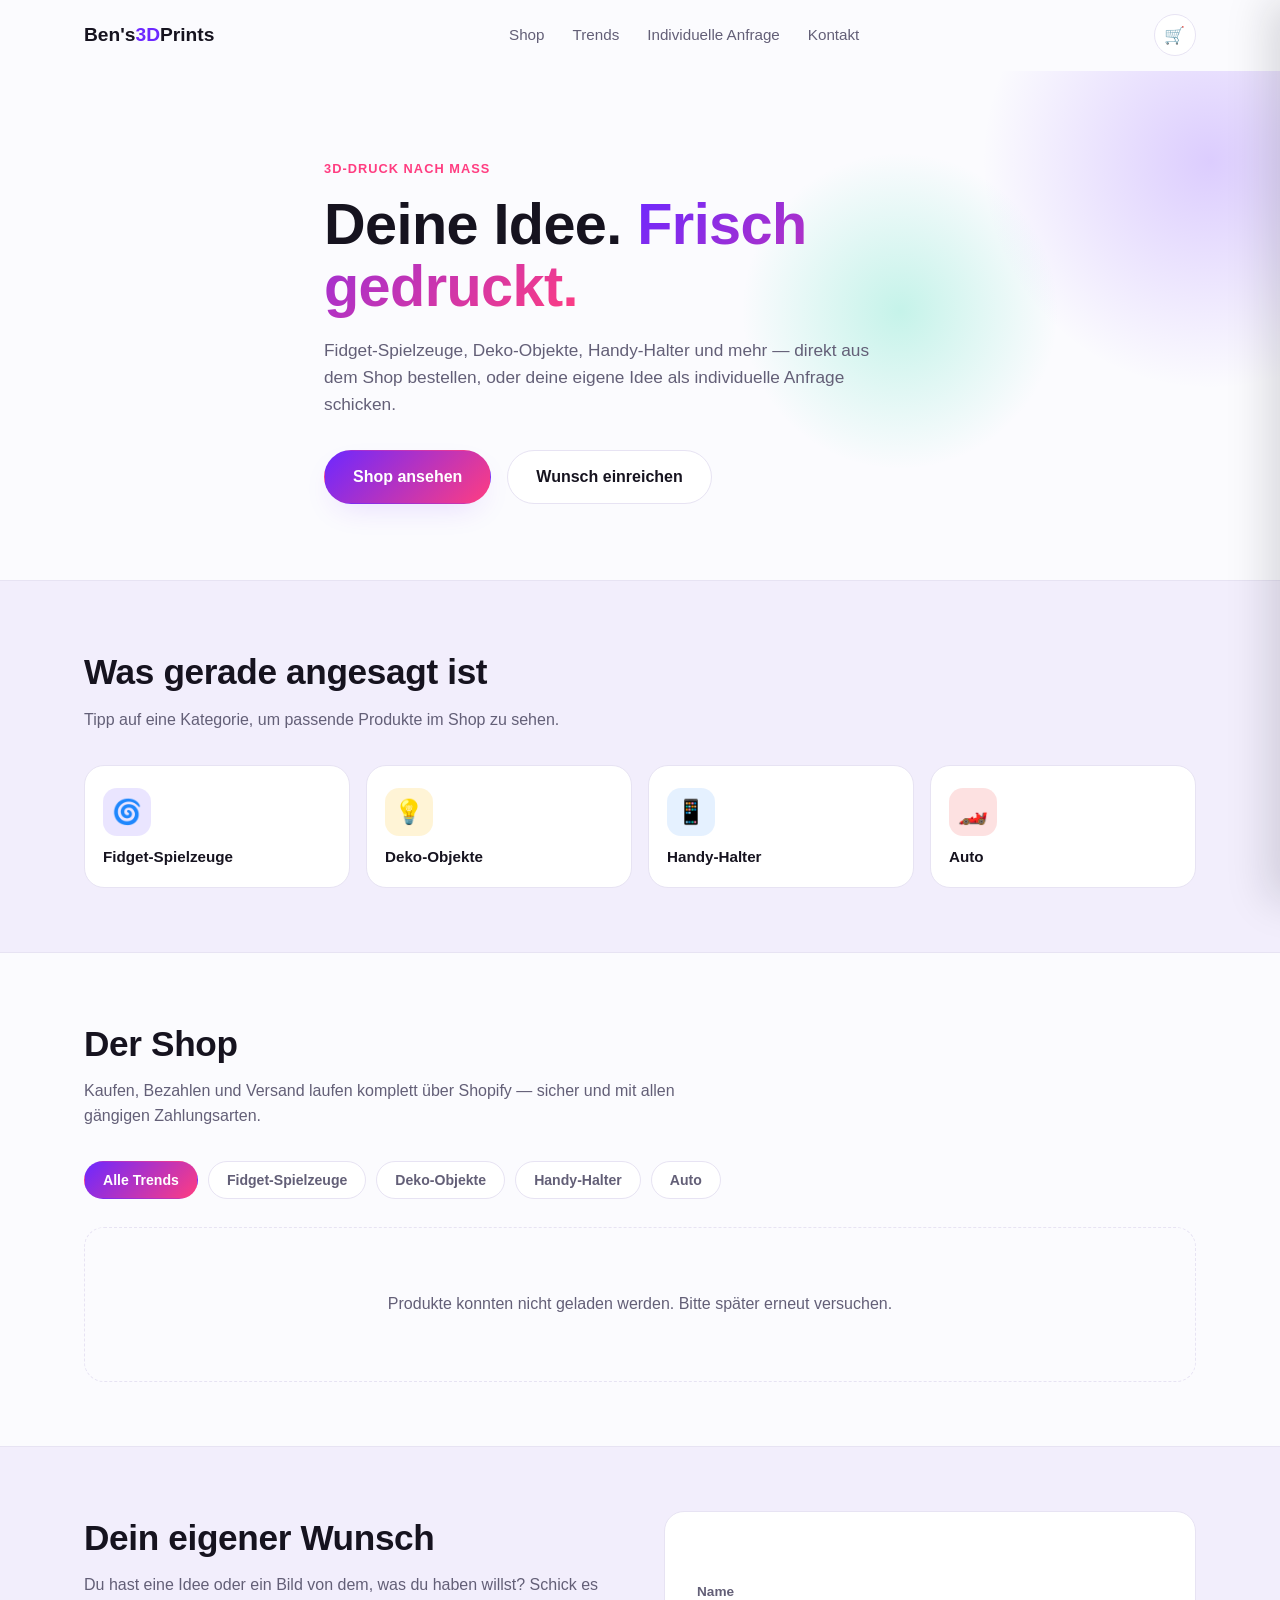
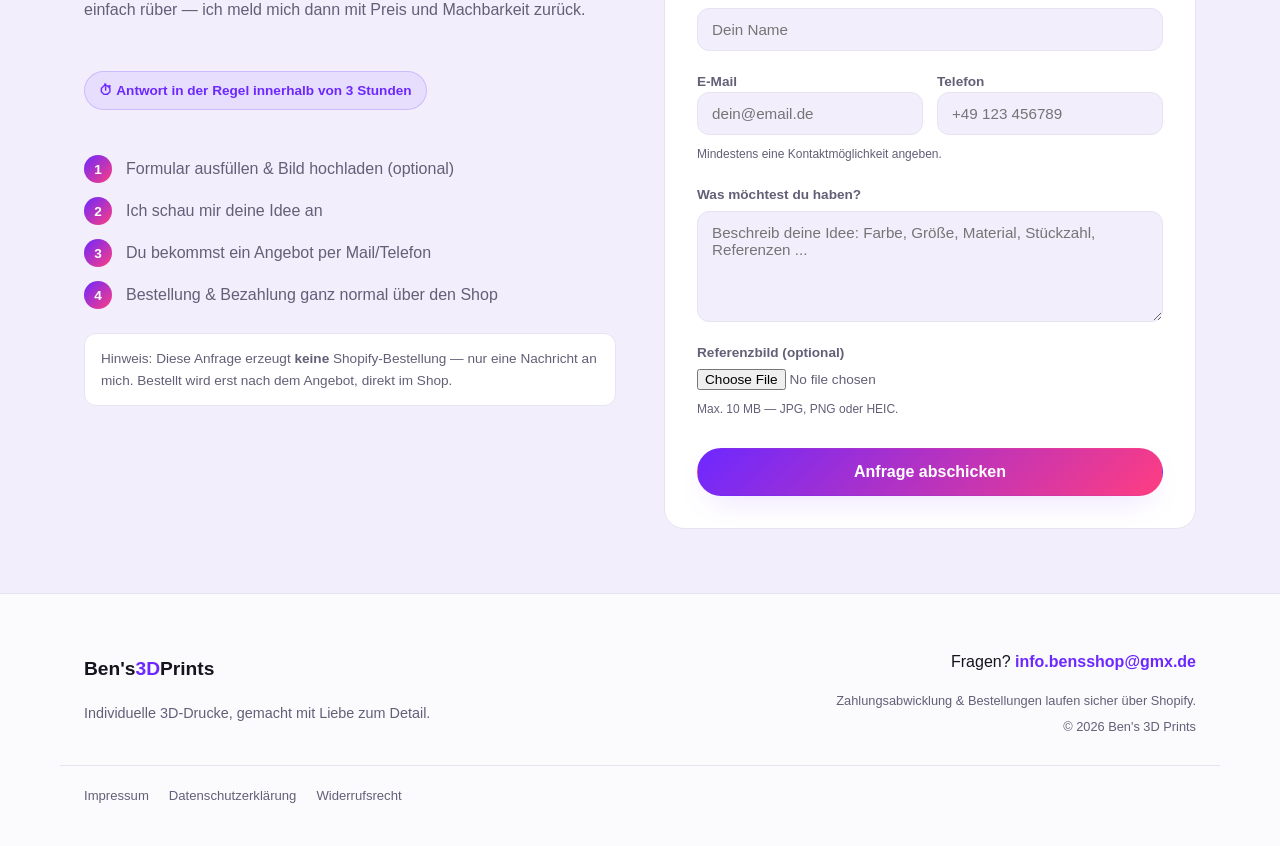
<file: index.html>
<!doctype html>
<html lang="de">
<head>
<meta charset="UTF-8">
<meta name="viewport" content="width=device-width, initial-scale=1.0">
<title>Ben's 3D Prints – 3D-Druck Shop für Fidget-Spielzeug, Modellautos &amp; mehr</title>
<meta name="description" content="3D-gedruckte Fidget-Spielzeuge, Modellautos, Deko-Objekte &amp; Handy-Halter direkt online kaufen. Eigene Idee? Bild schicken, Angebot bekommen, drucken lassen.">
<meta name="robots" content="index, follow">
<link rel="canonical" href="https://bens3dprints.de/">

<meta property="og:type" content="website">
<meta property="og:site_name" content="Ben's 3D Prints">
<meta property="og:title" content="Ben's 3D Prints – 3D-Druck Shop für Fidget-Spielzeug, Modellautos &amp; mehr">
<meta property="og:description" content="3D-gedruckte Fidget-Spielzeuge, Modellautos, Deko-Objekte &amp; Handy-Halter direkt online kaufen. Eigene Idee? Bild schicken, Angebot bekommen, drucken lassen.">
<meta property="og:url" content="https://bens3dprints.de/">
<meta property="og:image" content="https://bens3dprints.de/assets/products/product-fidget-roller.jpg">
<meta property="og:locale" content="de_DE">

<meta name="twitter:card" content="summary_large_image">
<meta name="twitter:title" content="Ben's 3D Prints – 3D-Druck Shop für Fidget-Spielzeug, Modellautos &amp; mehr">
<meta name="twitter:description" content="3D-gedruckte Fidget-Spielzeuge, Modellautos, Deko-Objekte &amp; Handy-Halter direkt online kaufen. Eigene Idee? Bild schicken, Angebot bekommen, drucken lassen.">
<meta name="twitter:image" content="https://bens3dprints.de/assets/products/product-fidget-roller.jpg">

<link rel="preconnect" href="https://cdn.shopify.com">
<link rel="icon" href="data:image/svg+xml,%3Csvg xmlns='http://www.w3.org/2000/svg' viewBox='0 0 100 100'%3E%3Crect width='100' height='100' rx='24' fill='%236d28ff'/%3E%3Ctext x='50' y='68' font-size='58' text-anchor='middle' fill='white' font-family='sans-serif' font-weight='bold'%3EB%3C/text%3E%3C/svg%3E">
<link rel="stylesheet" href="css/style.css">
<script type="application/ld+json">
{
  "@context": "https://schema.org",
  "@graph": [
    {
      "@type": "Organization",
      "@id": "https://bens3dprints.de/#organization",
      "name": "Ben's 3D Prints",
      "url": "https://bens3dprints.de/",
      "email": "info.bensshop@gmx.de",
      "description": "3D-gedruckte Fidget-Spielzeuge, Modellautos, Deko-Objekte und Handy-Halter sowie individuelle 3D-Druck-Wünsche nach Kundenvorlage."
    },
    {
      "@type": "WebSite",
      "@id": "https://bens3dprints.de/#website",
      "url": "https://bens3dprints.de/",
      "name": "Ben's 3D Prints",
      "inLanguage": "de-DE",
      "publisher": { "@id": "https://bens3dprints.de/#organization" }
    }
  ]
}
</script>
</head>
<body>

<header class="site-header">
  <div class="container header-inner">
    <a href="index.html#top" class="logo">Ben's<span>3D</span>Prints</a>

    <nav class="main-nav" id="main-nav">
      <a href="index.html#shop">Shop</a>
      <a href="index.html#trends">Trends</a>
      <a href="index.html#request">Individuelle Anfrage</a>
      <a href="index.html#contact">Kontakt</a>
    </nav>

    <div class="header-actions">
      <button type="button" class="icon-btn" data-cart-toggle aria-label="Warenkorb öffnen">
        🛒<span class="cart-count" data-cart-count>0</span>
      </button>
      <button type="button" class="icon-btn nav-toggle" id="nav-toggle" aria-label="Menü öffnen" aria-expanded="false">
        <span></span><span></span><span></span>
      </button>
    </div>
  </div>
</header>

<main id="top">

  <!-- HERO -->
  <section class="hero">
    <div class="container hero-inner">
      <p class="eyebrow">3D-Druck nach Maß</p>
      <h1>Deine Idee. <span class="highlight">Frisch gedruckt.</span></h1>
      <p class="hero-sub">
        Fidget-Spielzeuge, Deko-Objekte, Handy-Halter und mehr — direkt aus dem
        Shop bestellen, oder deine eigene Idee als individuelle Anfrage schicken.
      </p>
      <div class="hero-actions">
        <a href="index.html#shop" class="btn btn-primary btn-lg">Shop ansehen</a>
        <a href="index.html#request" class="btn btn-ghost btn-lg">Wunsch einreichen</a>
      </div>
    </div>
    <div class="hero-glow" aria-hidden="true"></div>
    <div class="hero-glow hero-glow-2" aria-hidden="true"></div>
  </section>

  <!-- TREND KATEGORIEN -->
  <section id="trends" class="section trends-section">
    <div class="container">
      <h2 class="section-title">Was gerade angesagt ist</h2>
      <p class="section-sub">Tipp auf eine Kategorie, um passende Produkte im Shop zu sehen.</p>
      <div class="category-tiles" id="category-tiles"><!-- via products.js --></div>
    </div>
  </section>

  <!-- SHOPIFY SHOP -->
  <section id="shop" class="section shop-section">
    <div class="container">
      <h2 class="section-title">Der Shop</h2>
      <p class="section-sub">
        Kaufen, Bezahlen und Versand laufen komplett über Shopify — sicher und mit allen gängigen Zahlungsarten.
      </p>

      <div class="shop-tabs" id="shop-tabs"><!-- via products.js --></div>

      <div id="shop-grid" class="product-grid"><!-- via products.js --></div>
    </div>
  </section>

  <!-- CUSTOM REQUEST -->
  <section id="request" class="section request-section">
    <div class="container request-inner">
      <div class="request-text">
        <h2 class="section-title">Dein eigener Wunsch</h2>
        <p class="section-sub">
          Du hast eine Idee oder ein Bild von dem, was du haben willst? Schick es einfach rüber —
          ich meld mich dann mit Preis und Machbarkeit zurück.
        </p>
        <p class="request-response">⏱ Antwort in der Regel innerhalb von 3 Stunden</p>
        <ul class="request-steps">
          <li><span>1</span> Formular ausfüllen &amp; Bild hochladen (optional)</li>
          <li><span>2</span> Ich schau mir deine Idee an</li>
          <li><span>3</span> Du bekommst ein Angebot per Mail/Telefon</li>
          <li><span>4</span> Bestellung &amp; Bezahlung ganz normal über den Shop</li>
        </ul>
        <p class="request-note">
          Hinweis: Diese Anfrage erzeugt <strong>keine</strong> Shopify-Bestellung — nur eine
          Nachricht an mich. Bestellt wird erst nach dem Angebot, direkt im Shop.
        </p>
      </div>

      <form id="request-form" class="request-form" novalidate>
        <div class="form-status" id="form-status" role="status" aria-live="polite"></div>

        <label for="req-name">Name</label>
        <input type="text" id="req-name" name="name" required autocomplete="name" placeholder="Dein Name">

        <div class="form-row">
          <div class="form-col">
            <label for="req-email">E-Mail</label>
            <input type="email" id="req-email" name="email" autocomplete="email" placeholder="dein@email.de">
          </div>
          <div class="form-col">
            <label for="req-phone">Telefon</label>
            <input type="tel" id="req-phone" name="phone" autocomplete="tel" placeholder="+49 123 456789">
          </div>
        </div>
        <p class="file-hint">Mindestens eine Kontaktmöglichkeit angeben.</p>

        <label for="req-description">Was möchtest du haben?</label>
        <textarea id="req-description" name="description" rows="5" required
          placeholder="Beschreib deine Idee: Farbe, Größe, Material, Stückzahl, Referenzen ..."></textarea>

        <label for="req-image">Referenzbild (optional)</label>
        <input type="file" id="req-image" name="image" accept="image/*">
        <p class="file-hint" id="file-hint">Max. 10 MB — JPG, PNG oder HEIC.</p>

        <button type="submit" class="btn btn-primary btn-lg btn-block">Anfrage abschicken</button>
      </form>
    </div>
  </section>

</main>

<footer id="contact" class="site-footer">
  <div class="container footer-inner">
    <div>
      <p class="logo">Ben's<span>3D</span>Prints</p>
      <p class="footer-tagline">Individuelle 3D-Drucke, gemacht mit Liebe zum Detail.</p>
    </div>
    <div class="footer-contact">
      <p>Fragen? <a href="mailto:info.bensshop@gmx.de">info.bensshop@gmx.de</a></p>
      <p class="footer-note">Zahlungsabwicklung &amp; Bestellungen laufen sicher über Shopify.</p>
      <p class="footer-note">© <span id="footer-year"></span> Ben's 3D Prints</p>
    </div>
  </div>
  <div class="container footer-legal">
    <a href="impressum.html">Impressum</a>
    <a href="datenschutz.html">Datenschutzerklärung</a>
    <a href="widerrufsrecht.html">Widerrufsrecht</a>
  </div>
</footer>

<!-- WARENKORB -->
<div class="cart-overlay" id="cart-overlay"></div>
<aside class="cart-drawer" id="cart-drawer" aria-label="Warenkorb">
  <div class="cart-drawer-header">
    <h2>Warenkorb</h2>
    <button type="button" class="icon-btn" id="cart-close-btn" aria-label="Warenkorb schließen">✕</button>
  </div>
  <div class="cart-drawer-body">
    <p id="cart-empty" class="cart-empty">Dein Warenkorb ist noch leer.</p>
    <ul id="cart-lines" class="cart-lines"></ul>
  </div>
  <div class="cart-drawer-footer">
    <div class="cart-subtotal-row">
      <span>Zwischensumme</span>
      <span id="cart-subtotal">0,00 €</span>
    </div>
    <button type="button" id="cart-checkout-btn" class="btn btn-primary btn-lg btn-block" disabled>Zur Kasse</button>
  </div>
</aside>

<script src="js/config.js"></script>
<script src="js/shopify-client.js"></script>
<script src="js/cart.js"></script>
<script src="js/products.js"></script>
<script src="js/request-form.js"></script>
<script src="js/main.js"></script>
</body>
</html>
</file>
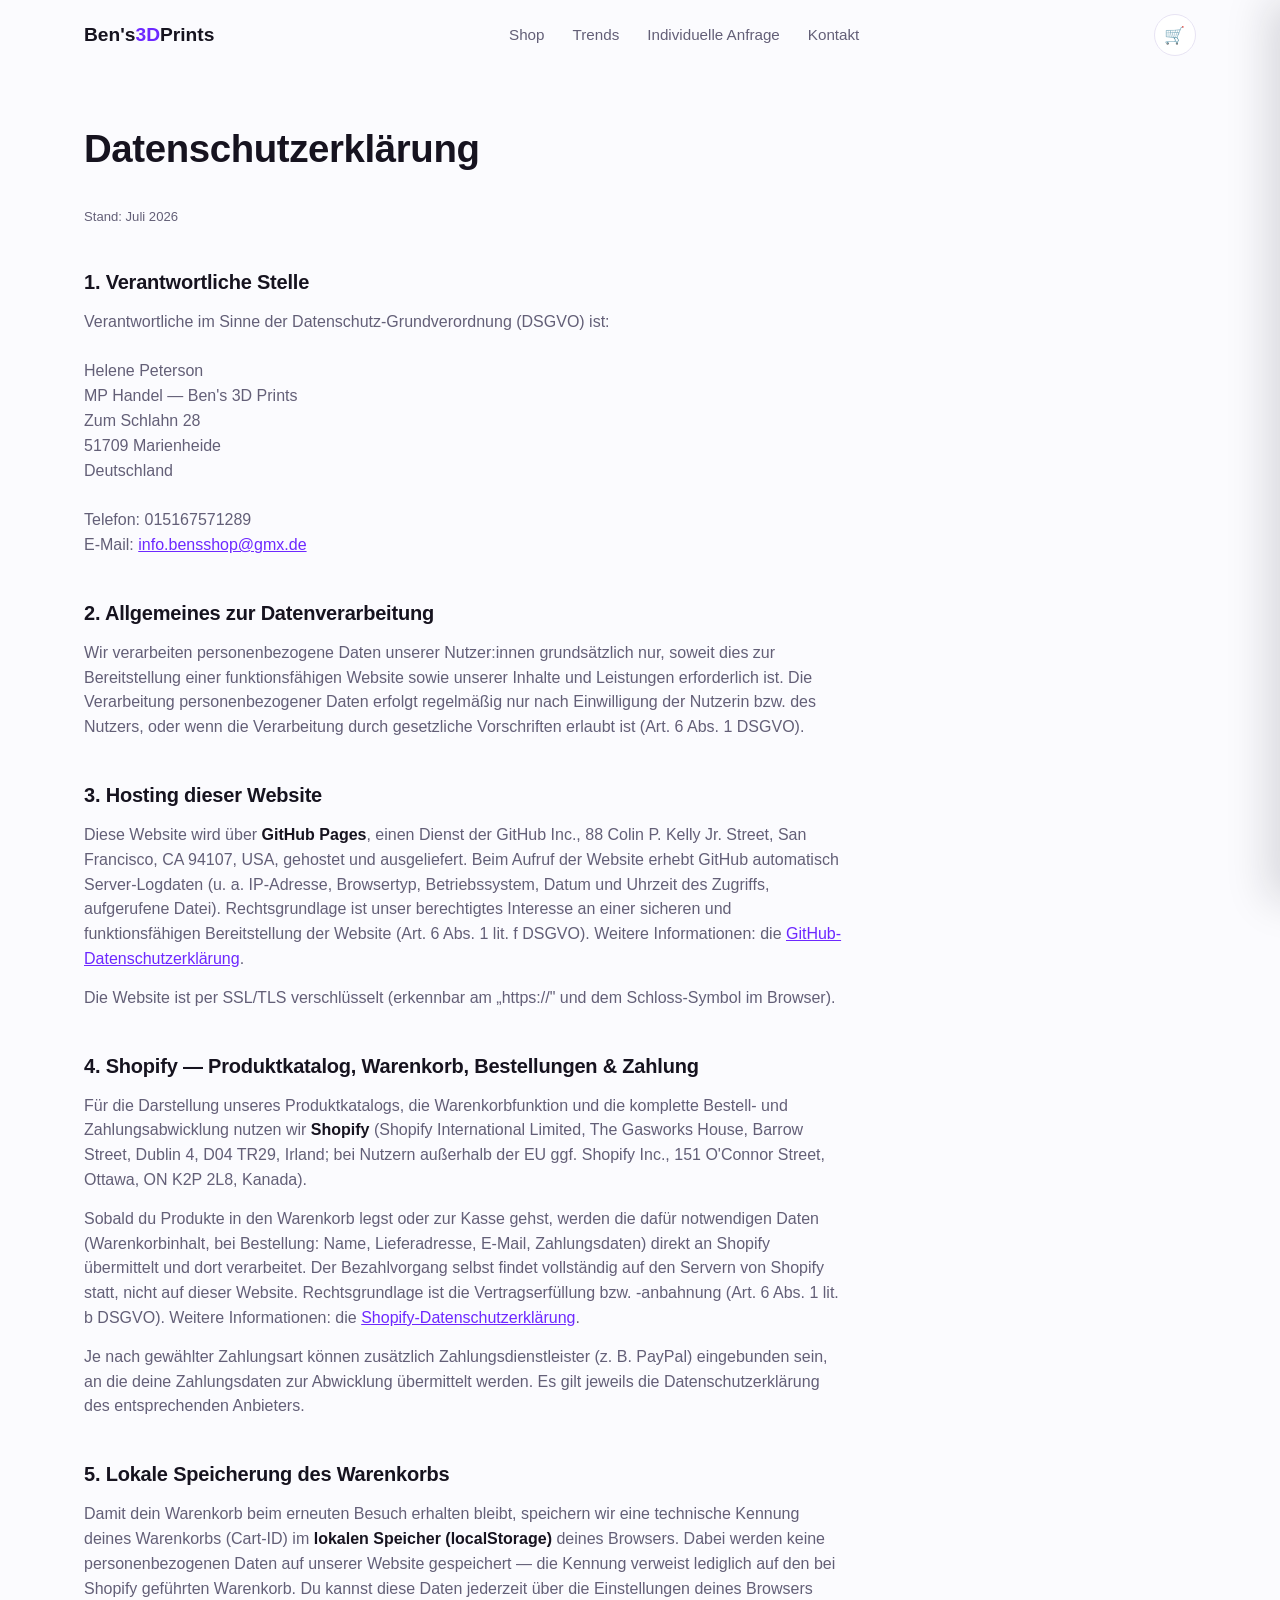
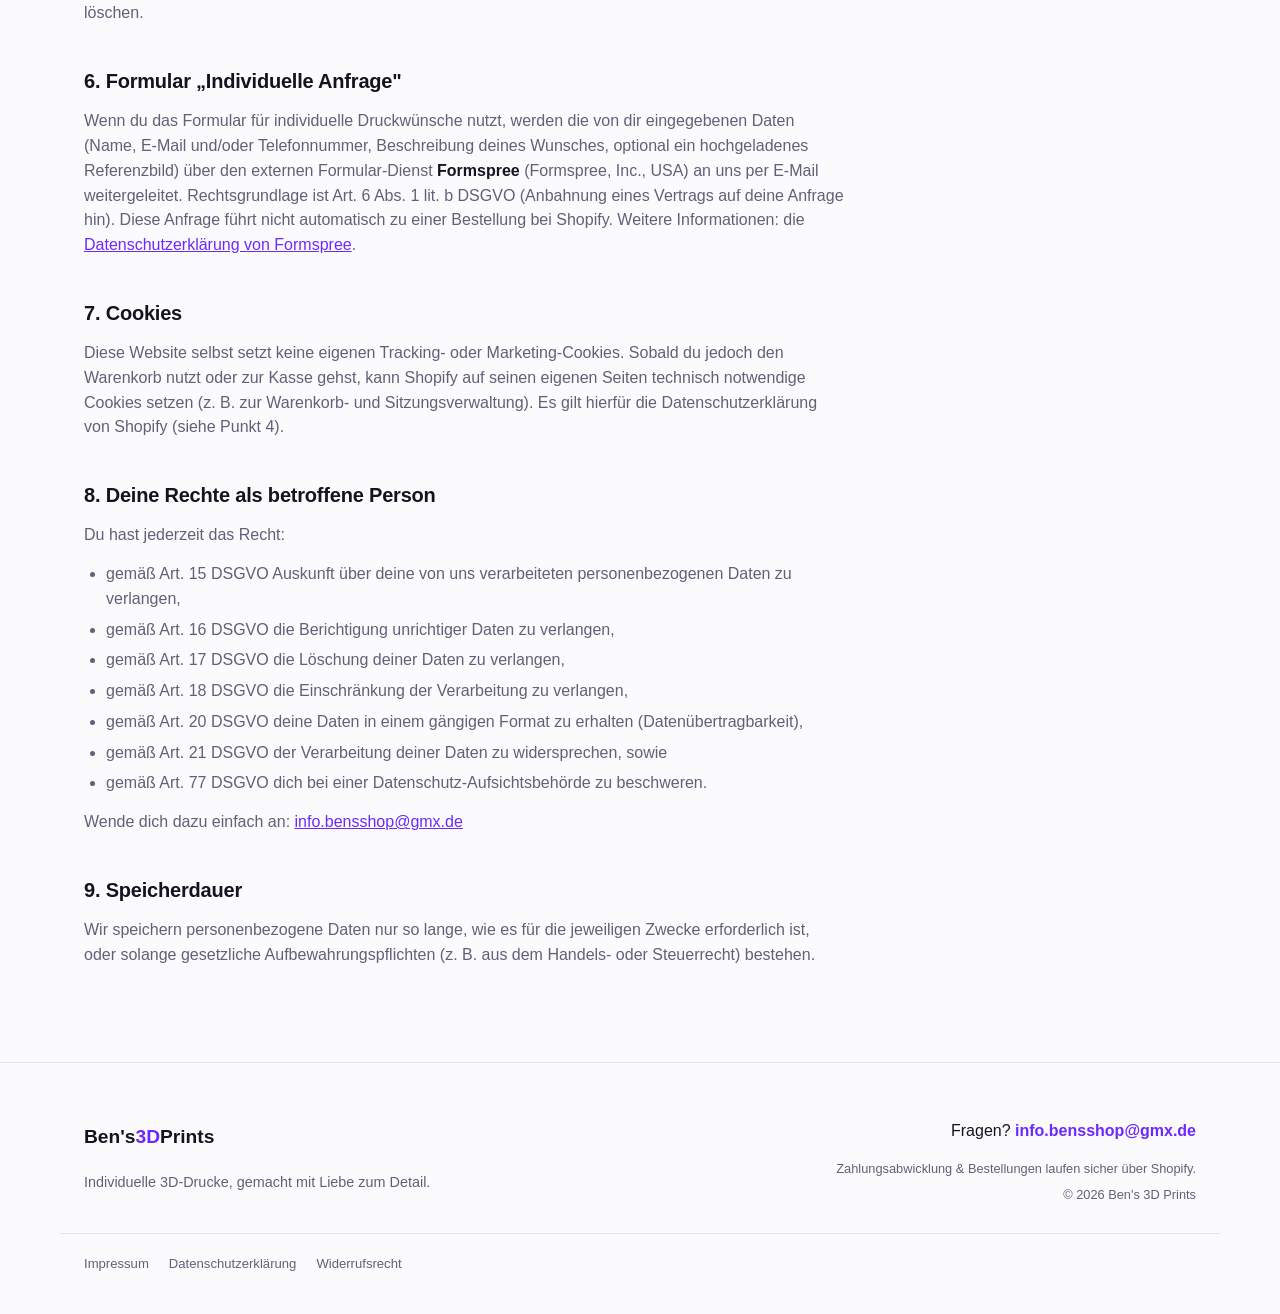
<file: datenschutz.html>
<!doctype html>
<html lang="de">
<head>
<meta charset="UTF-8">
<meta name="viewport" content="width=device-width, initial-scale=1.0">
<title>Datenschutzerklärung — Ben's 3D Prints</title>
<meta name="robots" content="noindex">
<link rel="preconnect" href="https://cdn.shopify.com">
<link rel="icon" href="data:image/svg+xml,%3Csvg xmlns='http://www.w3.org/2000/svg' viewBox='0 0 100 100'%3E%3Crect width='100' height='100' rx='24' fill='%236d28ff'/%3E%3Ctext x='50' y='68' font-size='58' text-anchor='middle' fill='white' font-family='sans-serif' font-weight='bold'%3EB%3C/text%3E%3C/svg%3E">
<link rel="stylesheet" href="css/style.css">
</head>
<body>

<header class="site-header">
  <div class="container header-inner">
    <a href="index.html#top" class="logo">Ben's<span>3D</span>Prints</a>
    <nav class="main-nav" id="main-nav">
      <a href="index.html#shop">Shop</a>
      <a href="index.html#trends">Trends</a>
      <a href="index.html#request">Individuelle Anfrage</a>
      <a href="index.html#contact">Kontakt</a>
    </nav>
    <div class="header-actions">
      <button type="button" class="icon-btn" data-cart-toggle aria-label="Warenkorb öffnen">
        🛒<span class="cart-count" data-cart-count>0</span>
      </button>
      <button type="button" class="icon-btn nav-toggle" id="nav-toggle" aria-label="Menü öffnen" aria-expanded="false">
        <span></span><span></span><span></span>
      </button>
    </div>
  </div>
</header>

<main>
  <section class="section legal-section">
    <div class="container">
      <div class="legal-content">
        <h1>Datenschutzerklärung</h1>
        <p class="legal-updated">Stand: Juli 2026</p>

        <h2>1. Verantwortliche Stelle</h2>
        <p>
          Verantwortliche im Sinne der Datenschutz-Grundverordnung (DSGVO) ist:<br><br>
          Helene Peterson<br>
          MP Handel — Ben's 3D Prints<br>
          Zum Schlahn 28<br>
          51709 Marienheide<br>
          Deutschland<br><br>
          Telefon: 015167571289<br>
          E-Mail: <a href="mailto:info.bensshop@gmx.de">info.bensshop@gmx.de</a>
        </p>

        <h2>2. Allgemeines zur Datenverarbeitung</h2>
        <p>
          Wir verarbeiten personenbezogene Daten unserer Nutzer:innen grundsätzlich nur, soweit
          dies zur Bereitstellung einer funktionsfähigen Website sowie unserer Inhalte und
          Leistungen erforderlich ist. Die Verarbeitung personenbezogener Daten erfolgt regelmäßig
          nur nach Einwilligung der Nutzerin bzw. des Nutzers, oder wenn die Verarbeitung durch
          gesetzliche Vorschriften erlaubt ist (Art. 6 Abs. 1 DSGVO).
        </p>

        <h2>3. Hosting dieser Website</h2>
        <p>
          Diese Website wird über <strong>GitHub Pages</strong>, einen Dienst der GitHub Inc.,
          88 Colin P. Kelly Jr. Street, San Francisco, CA 94107, USA, gehostet und ausgeliefert.
          Beim Aufruf der Website erhebt GitHub automatisch Server-Logdaten (u. a. IP-Adresse,
          Browsertyp, Betriebssystem, Datum und Uhrzeit des Zugriffs, aufgerufene Datei). Rechtsgrundlage
          ist unser berechtigtes Interesse an einer sicheren und funktionsfähigen Bereitstellung der
          Website (Art. 6 Abs. 1 lit. f DSGVO). Weitere Informationen: die
          <a href="https://docs.github.com/site-policy/privacy-policies/github-general-privacy-statement" target="_blank" rel="noopener">GitHub-Datenschutzerklärung</a>.
        </p>
        <p>
          Die Website ist per SSL/TLS verschlüsselt (erkennbar am „https://" und dem Schloss-Symbol
          im Browser).
        </p>

        <h2>4. Shopify — Produktkatalog, Warenkorb, Bestellungen &amp; Zahlung</h2>
        <p>
          Für die Darstellung unseres Produktkatalogs, die Warenkorbfunktion und die komplette
          Bestell- und Zahlungsabwicklung nutzen wir <strong>Shopify</strong> (Shopify International
          Limited, The Gasworks House, Barrow Street, Dublin 4, D04 TR29, Irland; bei Nutzern
          außerhalb der EU ggf. Shopify Inc., 151 O'Connor Street, Ottawa, ON K2P 2L8, Kanada).
        </p>
        <p>
          Sobald du Produkte in den Warenkorb legst oder zur Kasse gehst, werden die dafür
          notwendigen Daten (Warenkorbinhalt, bei Bestellung: Name, Lieferadresse, E-Mail,
          Zahlungsdaten) direkt an Shopify übermittelt und dort verarbeitet. Der Bezahlvorgang
          selbst findet vollständig auf den Servern von Shopify statt, nicht auf dieser Website.
          Rechtsgrundlage ist die Vertragserfüllung bzw. -anbahnung (Art. 6 Abs. 1 lit. b DSGVO).
          Weitere Informationen: die
          <a href="https://www.shopify.com/legal/privacy" target="_blank" rel="noopener">Shopify-Datenschutzerklärung</a>.
        </p>
        <p>
          Je nach gewählter Zahlungsart können zusätzlich Zahlungsdienstleister (z. B. PayPal)
          eingebunden sein, an die deine Zahlungsdaten zur Abwicklung übermittelt werden. Es gilt
          jeweils die Datenschutzerklärung des entsprechenden Anbieters.
        </p>

        <h2>5. Lokale Speicherung des Warenkorbs</h2>
        <p>
          Damit dein Warenkorb beim erneuten Besuch erhalten bleibt, speichern wir eine
          technische Kennung deines Warenkorbs (Cart-ID) im <strong>lokalen Speicher (localStorage)</strong>
          deines Browsers. Dabei werden keine personenbezogenen Daten auf unserer Website
          gespeichert — die Kennung verweist lediglich auf den bei Shopify geführten Warenkorb.
          Du kannst diese Daten jederzeit über die Einstellungen deines Browsers löschen.
        </p>

        <h2>6. Formular „Individuelle Anfrage"</h2>
        <p>
          Wenn du das Formular für individuelle Druckwünsche nutzt, werden die von dir
          eingegebenen Daten (Name, E-Mail und/oder Telefonnummer, Beschreibung deines Wunsches,
          optional ein hochgeladenes Referenzbild) über den externen Formular-Dienst
          <strong>Formspree</strong> (Formspree, Inc., USA) an uns per E-Mail weitergeleitet.
          Rechtsgrundlage ist Art. 6 Abs. 1 lit. b DSGVO (Anbahnung eines Vertrags auf deine
          Anfrage hin). Diese Anfrage führt nicht automatisch zu einer Bestellung bei Shopify.
          Weitere Informationen: die
          <a href="https://formspree.io/legal/privacy-policy/" target="_blank" rel="noopener">Datenschutzerklärung von Formspree</a>.
        </p>

        <h2>7. Cookies</h2>
        <p>
          Diese Website selbst setzt keine eigenen Tracking- oder Marketing-Cookies. Sobald du
          jedoch den Warenkorb nutzt oder zur Kasse gehst, kann Shopify auf seinen eigenen Seiten
          technisch notwendige Cookies setzen (z. B. zur Warenkorb- und Sitzungsverwaltung). Es
          gilt hierfür die Datenschutzerklärung von Shopify (siehe Punkt 4).
        </p>

        <h2>8. Deine Rechte als betroffene Person</h2>
        <p>Du hast jederzeit das Recht:</p>
        <ul>
          <li>gemäß Art. 15 DSGVO Auskunft über deine von uns verarbeiteten personenbezogenen Daten zu verlangen,</li>
          <li>gemäß Art. 16 DSGVO die Berichtigung unrichtiger Daten zu verlangen,</li>
          <li>gemäß Art. 17 DSGVO die Löschung deiner Daten zu verlangen,</li>
          <li>gemäß Art. 18 DSGVO die Einschränkung der Verarbeitung zu verlangen,</li>
          <li>gemäß Art. 20 DSGVO deine Daten in einem gängigen Format zu erhalten (Datenübertragbarkeit),</li>
          <li>gemäß Art. 21 DSGVO der Verarbeitung deiner Daten zu widersprechen, sowie</li>
          <li>gemäß Art. 77 DSGVO dich bei einer Datenschutz-Aufsichtsbehörde zu beschweren.</li>
        </ul>
        <p>
          Wende dich dazu einfach an: <a href="mailto:info.bensshop@gmx.de">info.bensshop@gmx.de</a>
        </p>

        <h2>9. Speicherdauer</h2>
        <p>
          Wir speichern personenbezogene Daten nur so lange, wie es für die jeweiligen Zwecke
          erforderlich ist, oder solange gesetzliche Aufbewahrungspflichten (z. B. aus dem
          Handels- oder Steuerrecht) bestehen.
        </p>
      </div>
    </div>
  </section>
</main>

<footer id="contact" class="site-footer">
  <div class="container footer-inner">
    <div>
      <p class="logo">Ben's<span>3D</span>Prints</p>
      <p class="footer-tagline">Individuelle 3D-Drucke, gemacht mit Liebe zum Detail.</p>
    </div>
    <div class="footer-contact">
      <p>Fragen? <a href="mailto:info.bensshop@gmx.de">info.bensshop@gmx.de</a></p>
      <p class="footer-note">Zahlungsabwicklung &amp; Bestellungen laufen sicher über Shopify.</p>
      <p class="footer-note">© <span id="footer-year"></span> Ben's 3D Prints</p>
    </div>
  </div>
  <div class="container footer-legal">
    <a href="impressum.html">Impressum</a>
    <a href="datenschutz.html">Datenschutzerklärung</a>
    <a href="widerrufsrecht.html">Widerrufsrecht</a>
  </div>
</footer>

<div class="cart-overlay" id="cart-overlay"></div>
<aside class="cart-drawer" id="cart-drawer" aria-label="Warenkorb">
  <div class="cart-drawer-header">
    <h2>Warenkorb</h2>
    <button type="button" class="icon-btn" id="cart-close-btn" aria-label="Warenkorb schließen">✕</button>
  </div>
  <div class="cart-drawer-body">
    <p id="cart-empty" class="cart-empty">Dein Warenkorb ist noch leer.</p>
    <ul id="cart-lines" class="cart-lines"></ul>
  </div>
  <div class="cart-drawer-footer">
    <div class="cart-subtotal-row">
      <span>Zwischensumme</span>
      <span id="cart-subtotal">0,00 €</span>
    </div>
    <button type="button" id="cart-checkout-btn" class="btn btn-primary btn-lg btn-block" disabled>Zur Kasse</button>
  </div>
</aside>

<script src="js/config.js"></script>
<script src="js/shopify-client.js"></script>
<script src="js/cart.js"></script>
<script src="js/main.js"></script>
</body>
</html>
</file>
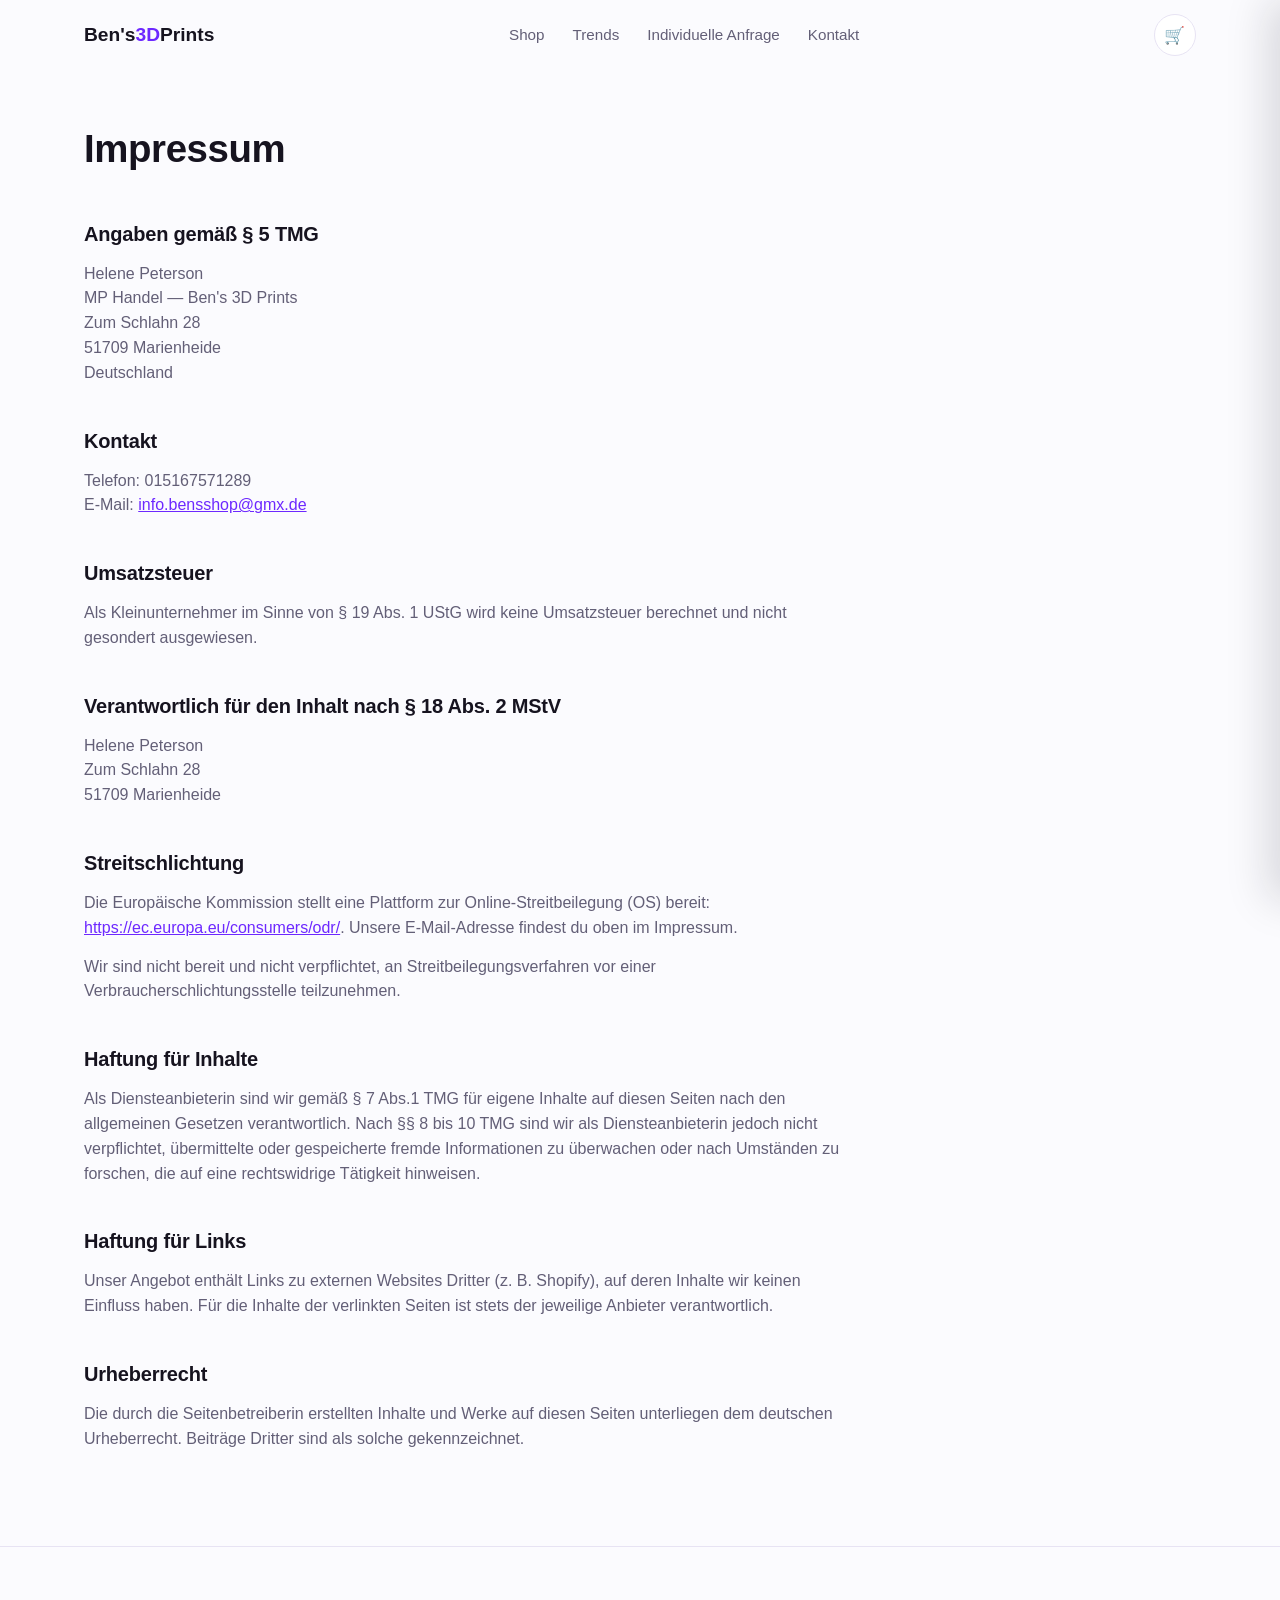
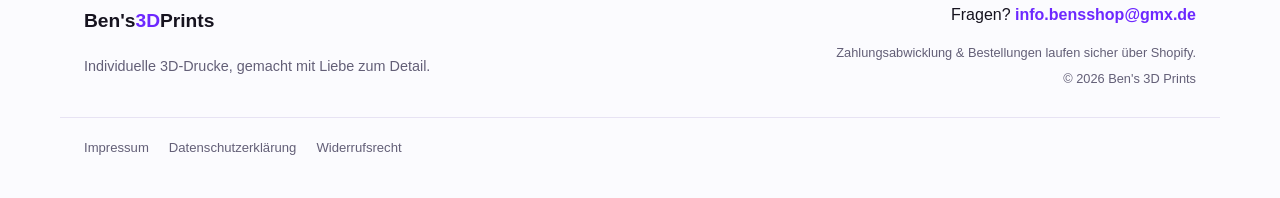
<file: impressum.html>
<!doctype html>
<html lang="de">
<head>
<meta charset="UTF-8">
<meta name="viewport" content="width=device-width, initial-scale=1.0">
<title>Impressum — Ben's 3D Prints</title>
<meta name="robots" content="noindex">
<link rel="preconnect" href="https://cdn.shopify.com">
<link rel="icon" href="data:image/svg+xml,%3Csvg xmlns='http://www.w3.org/2000/svg' viewBox='0 0 100 100'%3E%3Crect width='100' height='100' rx='24' fill='%236d28ff'/%3E%3Ctext x='50' y='68' font-size='58' text-anchor='middle' fill='white' font-family='sans-serif' font-weight='bold'%3EB%3C/text%3E%3C/svg%3E">
<link rel="stylesheet" href="css/style.css">
</head>
<body>

<header class="site-header">
  <div class="container header-inner">
    <a href="index.html#top" class="logo">Ben's<span>3D</span>Prints</a>
    <nav class="main-nav" id="main-nav">
      <a href="index.html#shop">Shop</a>
      <a href="index.html#trends">Trends</a>
      <a href="index.html#request">Individuelle Anfrage</a>
      <a href="index.html#contact">Kontakt</a>
    </nav>
    <div class="header-actions">
      <button type="button" class="icon-btn" data-cart-toggle aria-label="Warenkorb öffnen">
        🛒<span class="cart-count" data-cart-count>0</span>
      </button>
      <button type="button" class="icon-btn nav-toggle" id="nav-toggle" aria-label="Menü öffnen" aria-expanded="false">
        <span></span><span></span><span></span>
      </button>
    </div>
  </div>
</header>

<main>
  <section class="section legal-section">
    <div class="container">
      <div class="legal-content">
        <h1>Impressum</h1>

        <h2>Angaben gemäß § 5 TMG</h2>
        <p>
          Helene Peterson<br>
          MP Handel — Ben's 3D Prints<br>
          Zum Schlahn 28<br>
          51709 Marienheide<br>
          Deutschland
        </p>

        <h2>Kontakt</h2>
        <p>
          Telefon: 015167571289<br>
          E-Mail: <a href="mailto:info.bensshop@gmx.de">info.bensshop@gmx.de</a>
        </p>

        <h2>Umsatzsteuer</h2>
        <p>
          Als Kleinunternehmer im Sinne von § 19 Abs. 1 UStG wird keine Umsatzsteuer berechnet und
          nicht gesondert ausgewiesen.
        </p>

        <h2>Verantwortlich für den Inhalt nach § 18 Abs. 2 MStV</h2>
        <p>
          Helene Peterson<br>
          Zum Schlahn 28<br>
          51709 Marienheide
        </p>

        <h2>Streitschlichtung</h2>
        <p>
          Die Europäische Kommission stellt eine Plattform zur Online-Streitbeilegung (OS) bereit:
          <a href="https://ec.europa.eu/consumers/odr/" target="_blank" rel="noopener">https://ec.europa.eu/consumers/odr/</a>.
          Unsere E-Mail-Adresse findest du oben im Impressum.
        </p>
        <p>
          Wir sind nicht bereit und nicht verpflichtet, an Streitbeilegungsverfahren vor einer
          Verbraucherschlichtungsstelle teilzunehmen.
        </p>

        <h2>Haftung für Inhalte</h2>
        <p>
          Als Diensteanbieterin sind wir gemäß § 7 Abs.1 TMG für eigene Inhalte auf diesen Seiten
          nach den allgemeinen Gesetzen verantwortlich. Nach §§ 8 bis 10 TMG sind wir als
          Diensteanbieterin jedoch nicht verpflichtet, übermittelte oder gespeicherte fremde
          Informationen zu überwachen oder nach Umständen zu forschen, die auf eine rechtswidrige
          Tätigkeit hinweisen.
        </p>

        <h2>Haftung für Links</h2>
        <p>
          Unser Angebot enthält Links zu externen Websites Dritter (z. B. Shopify), auf deren
          Inhalte wir keinen Einfluss haben. Für die Inhalte der verlinkten Seiten ist stets der
          jeweilige Anbieter verantwortlich.
        </p>

        <h2>Urheberrecht</h2>
        <p>
          Die durch die Seitenbetreiberin erstellten Inhalte und Werke auf diesen Seiten
          unterliegen dem deutschen Urheberrecht. Beiträge Dritter sind als solche gekennzeichnet.
        </p>
      </div>
    </div>
  </section>
</main>

<footer id="contact" class="site-footer">
  <div class="container footer-inner">
    <div>
      <p class="logo">Ben's<span>3D</span>Prints</p>
      <p class="footer-tagline">Individuelle 3D-Drucke, gemacht mit Liebe zum Detail.</p>
    </div>
    <div class="footer-contact">
      <p>Fragen? <a href="mailto:info.bensshop@gmx.de">info.bensshop@gmx.de</a></p>
      <p class="footer-note">Zahlungsabwicklung &amp; Bestellungen laufen sicher über Shopify.</p>
      <p class="footer-note">© <span id="footer-year"></span> Ben's 3D Prints</p>
    </div>
  </div>
  <div class="container footer-legal">
    <a href="impressum.html">Impressum</a>
    <a href="datenschutz.html">Datenschutzerklärung</a>
    <a href="widerrufsrecht.html">Widerrufsrecht</a>
  </div>
</footer>

<div class="cart-overlay" id="cart-overlay"></div>
<aside class="cart-drawer" id="cart-drawer" aria-label="Warenkorb">
  <div class="cart-drawer-header">
    <h2>Warenkorb</h2>
    <button type="button" class="icon-btn" id="cart-close-btn" aria-label="Warenkorb schließen">✕</button>
  </div>
  <div class="cart-drawer-body">
    <p id="cart-empty" class="cart-empty">Dein Warenkorb ist noch leer.</p>
    <ul id="cart-lines" class="cart-lines"></ul>
  </div>
  <div class="cart-drawer-footer">
    <div class="cart-subtotal-row">
      <span>Zwischensumme</span>
      <span id="cart-subtotal">0,00 €</span>
    </div>
    <button type="button" id="cart-checkout-btn" class="btn btn-primary btn-lg btn-block" disabled>Zur Kasse</button>
  </div>
</aside>

<script src="js/config.js"></script>
<script src="js/shopify-client.js"></script>
<script src="js/cart.js"></script>
<script src="js/main.js"></script>
</body>
</html>
</file>
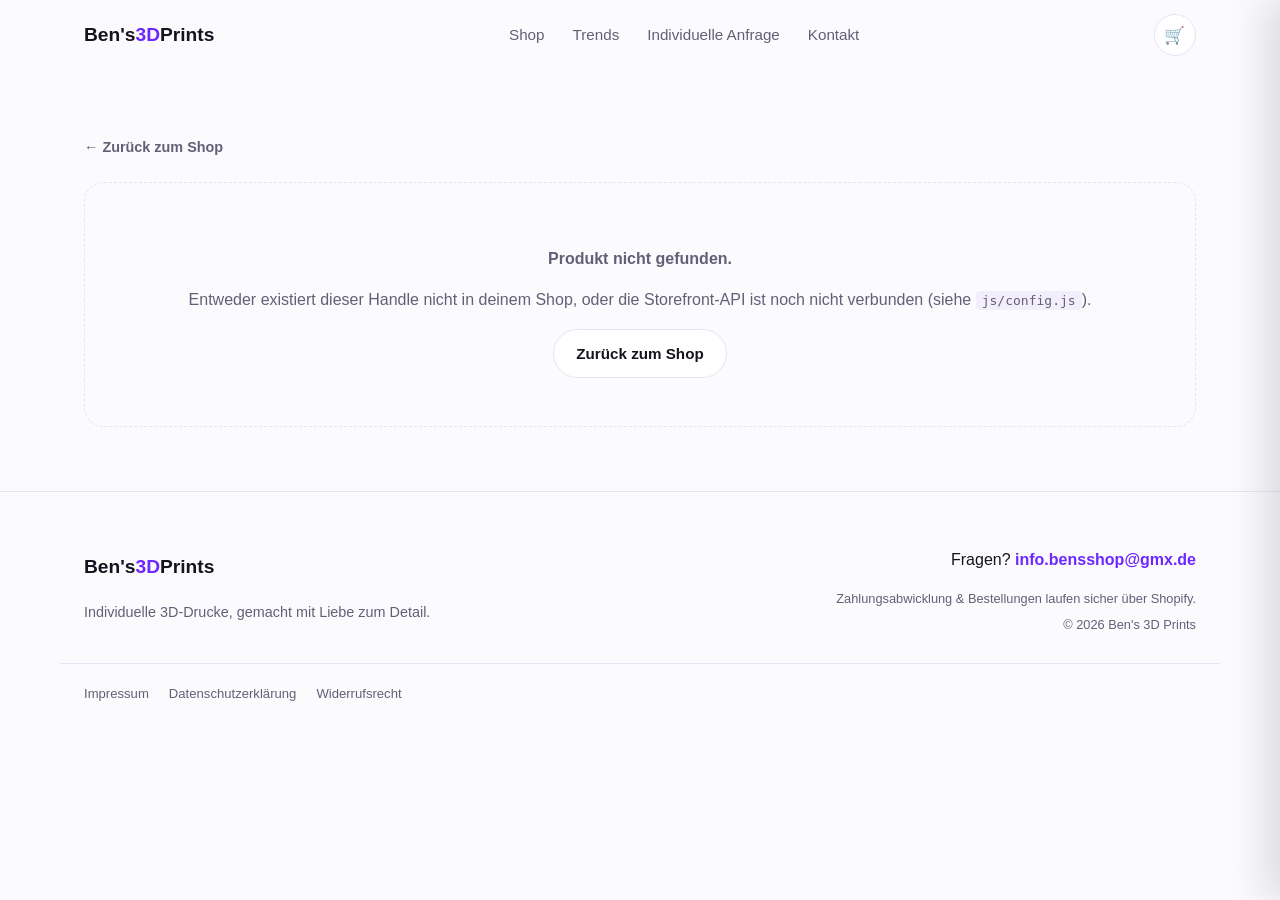
<file: product.html>
<!doctype html>
<html lang="de">
<head>
<meta charset="UTF-8">
<meta name="viewport" content="width=device-width, initial-scale=1.0">
<title>Produkt — Ben's 3D Prints</title>
<meta name="description" content="Produktdetails bei Ben's 3D Prints — direkt online bestellen, sicher bezahlen über Shopify.">
<meta name="robots" content="index, follow">
<link rel="canonical" id="canonical-link" href="https://bens3dprints.de/product.html">

<meta property="og:type" content="product">
<meta property="og:site_name" content="Ben's 3D Prints">
<meta property="og:title" id="og-title" content="Produkt — Ben's 3D Prints">
<meta property="og:description" id="og-description" content="Produktdetails bei Ben's 3D Prints — direkt online bestellen, sicher bezahlen über Shopify.">
<meta property="og:url" id="og-url" content="https://bens3dprints.de/product.html">
<meta property="og:image" id="og-image" content="https://bens3dprints.de/assets/products/product-fidget-roller.jpg">
<meta property="og:locale" content="de_DE">

<meta name="twitter:card" content="summary_large_image">
<meta name="twitter:title" id="twitter-title" content="Produkt — Ben's 3D Prints">
<meta name="twitter:description" id="twitter-description" content="Produktdetails bei Ben's 3D Prints — direkt online bestellen, sicher bezahlen über Shopify.">
<meta name="twitter:image" id="twitter-image" content="https://bens3dprints.de/assets/products/product-fidget-roller.jpg">

<link rel="preconnect" href="https://cdn.shopify.com">
<link rel="icon" href="data:image/svg+xml,%3Csvg xmlns='http://www.w3.org/2000/svg' viewBox='0 0 100 100'%3E%3Crect width='100' height='100' rx='24' fill='%236d28ff'/%3E%3Ctext x='50' y='68' font-size='58' text-anchor='middle' fill='white' font-family='sans-serif' font-weight='bold'%3EB%3C/text%3E%3C/svg%3E">
<link rel="stylesheet" href="css/style.css">
</head>
<body>

<header class="site-header">
  <div class="container header-inner">
    <a href="index.html#top" class="logo">Ben's<span>3D</span>Prints</a>

    <nav class="main-nav" id="main-nav">
      <a href="index.html#shop">Shop</a>
      <a href="index.html#trends">Trends</a>
      <a href="index.html#request">Individuelle Anfrage</a>
      <a href="index.html#contact">Kontakt</a>
    </nav>

    <div class="header-actions">
      <button type="button" class="icon-btn" data-cart-toggle aria-label="Warenkorb öffnen">
        🛒<span class="cart-count" data-cart-count>0</span>
      </button>
      <button type="button" class="icon-btn nav-toggle" id="nav-toggle" aria-label="Menü öffnen" aria-expanded="false">
        <span></span><span></span><span></span>
      </button>
    </div>
  </div>
</header>

<main>
  <section class="section product-page-section">
    <div class="container">
      <a href="index.html#shop" class="back-link">← Zurück zum Shop</a>

      <div id="product-page-content" class="product-page" hidden>
        <div class="product-gallery" id="product-gallery"></div>

        <div class="product-info">
          <h1 id="product-title"></h1>
          <p class="product-price" id="product-price"></p>

          <div class="product-options" id="product-options"></div>

          <div class="qty-row">
            <span class="option-label">Menge</span>
            <div class="qty-stepper">
              <button type="button" class="qty-btn" id="product-qty-decrease" aria-label="Menge verringern">−</button>
              <span class="qty-value" id="product-qty-value">1</span>
              <button type="button" class="qty-btn" id="product-qty-increase" aria-label="Menge erhöhen">+</button>
            </div>
          </div>

          <button type="button" id="product-add-btn" class="btn btn-primary btn-lg btn-block" disabled>Lädt …</button>

          <div class="product-description" id="product-description"></div>
        </div>
      </div>
    </div>
  </section>

  <section class="section related-section" id="related-section" hidden>
    <div class="container">
      <h2 class="section-title">Das könnte dir auch gefallen</h2>
      <div class="product-grid" data-related-grid></div>
    </div>
  </section>
</main>

<footer id="contact" class="site-footer">
  <div class="container footer-inner">
    <div>
      <p class="logo">Ben's<span>3D</span>Prints</p>
      <p class="footer-tagline">Individuelle 3D-Drucke, gemacht mit Liebe zum Detail.</p>
    </div>
    <div class="footer-contact">
      <p>Fragen? <a href="mailto:info.bensshop@gmx.de">info.bensshop@gmx.de</a></p>
      <p class="footer-note">Zahlungsabwicklung &amp; Bestellungen laufen sicher über Shopify.</p>
      <p class="footer-note">© <span id="footer-year"></span> Ben's 3D Prints</p>
    </div>
  </div>
  <div class="container footer-legal">
    <a href="impressum.html">Impressum</a>
    <a href="datenschutz.html">Datenschutzerklärung</a>
    <a href="widerrufsrecht.html">Widerrufsrecht</a>
  </div>
</footer>

<!-- WARENKORB -->
<div class="cart-overlay" id="cart-overlay"></div>
<aside class="cart-drawer" id="cart-drawer" aria-label="Warenkorb">
  <div class="cart-drawer-header">
    <h2>Warenkorb</h2>
    <button type="button" class="icon-btn" id="cart-close-btn" aria-label="Warenkorb schließen">✕</button>
  </div>
  <div class="cart-drawer-body">
    <p id="cart-empty" class="cart-empty">Dein Warenkorb ist noch leer.</p>
    <ul id="cart-lines" class="cart-lines"></ul>
  </div>
  <div class="cart-drawer-footer">
    <div class="cart-subtotal-row">
      <span>Zwischensumme</span>
      <span id="cart-subtotal">0,00 €</span>
    </div>
    <button type="button" id="cart-checkout-btn" class="btn btn-primary btn-lg btn-block" disabled>Zur Kasse</button>
  </div>
</aside>

<script src="js/config.js"></script>
<script src="js/shopify-client.js"></script>
<script src="js/cart.js"></script>
<script src="js/product-page.js"></script>
<script src="js/main.js"></script>
</body>
</html>
</file>
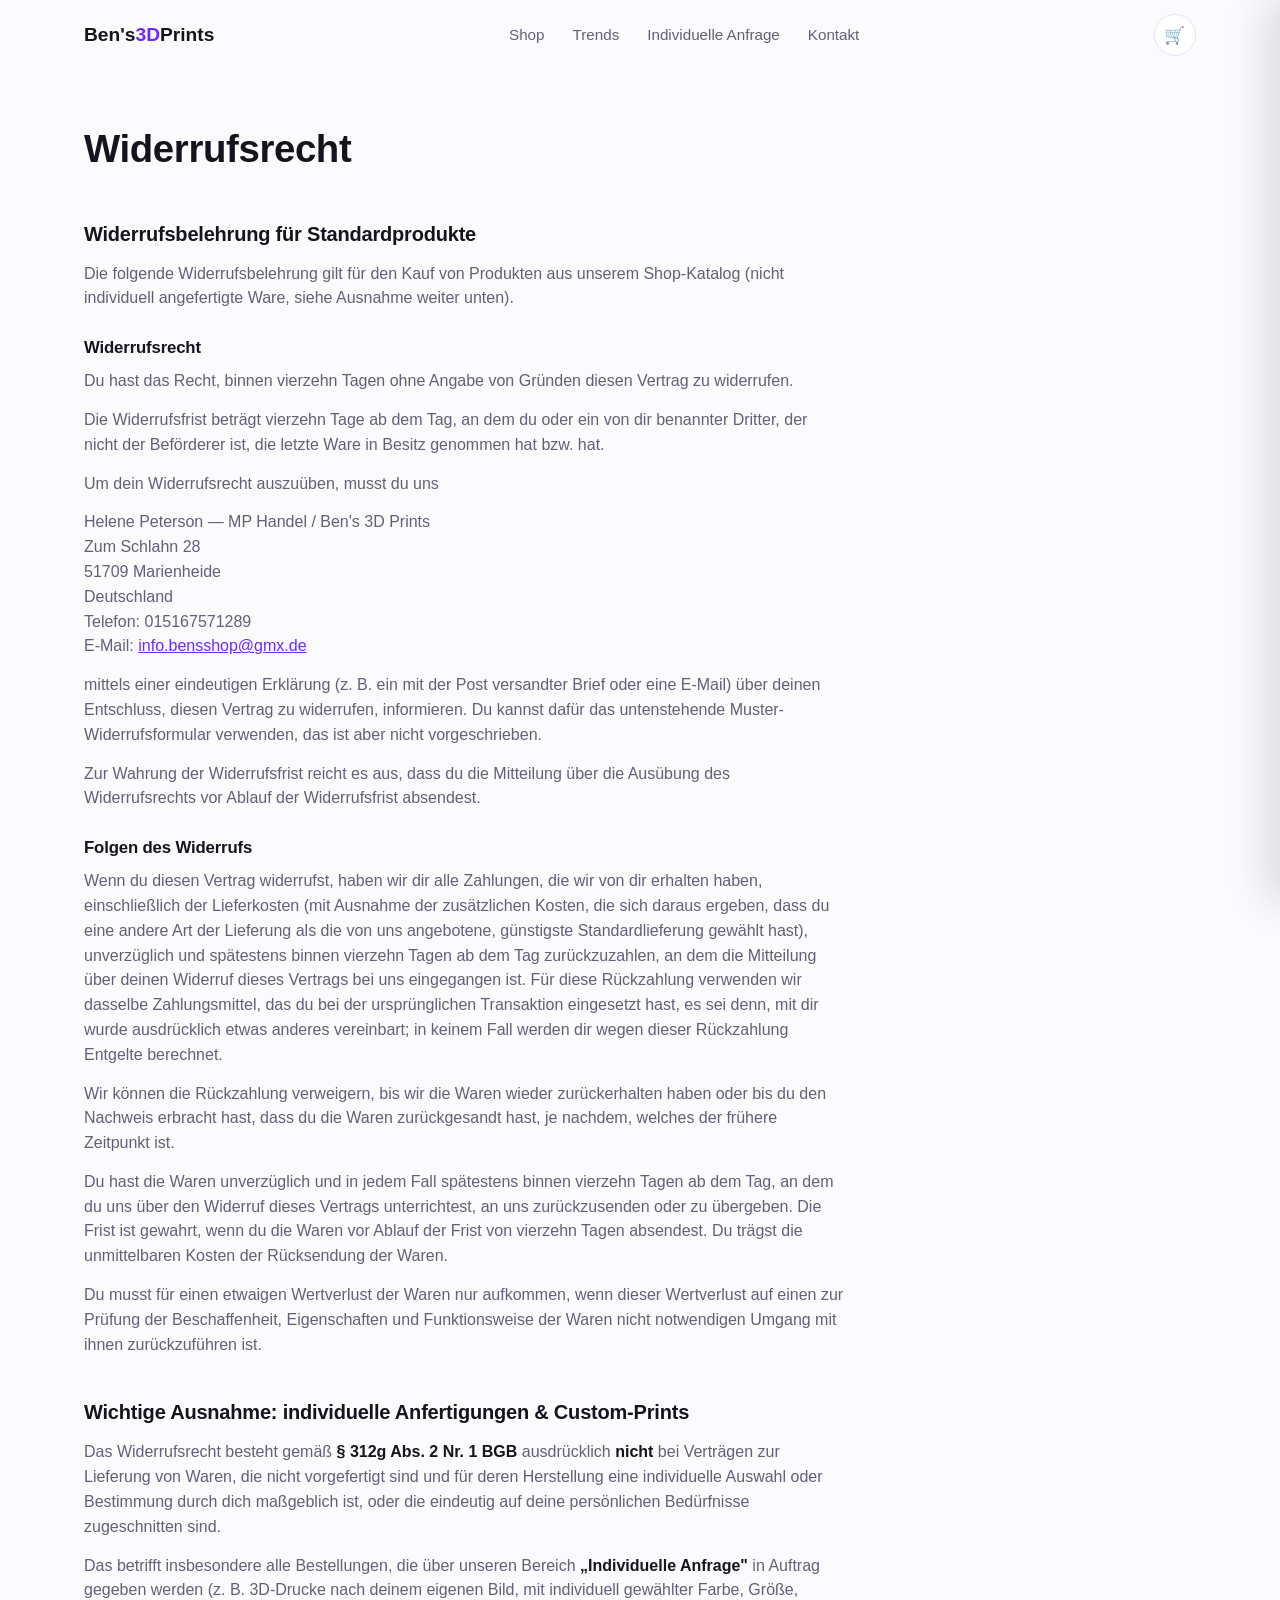
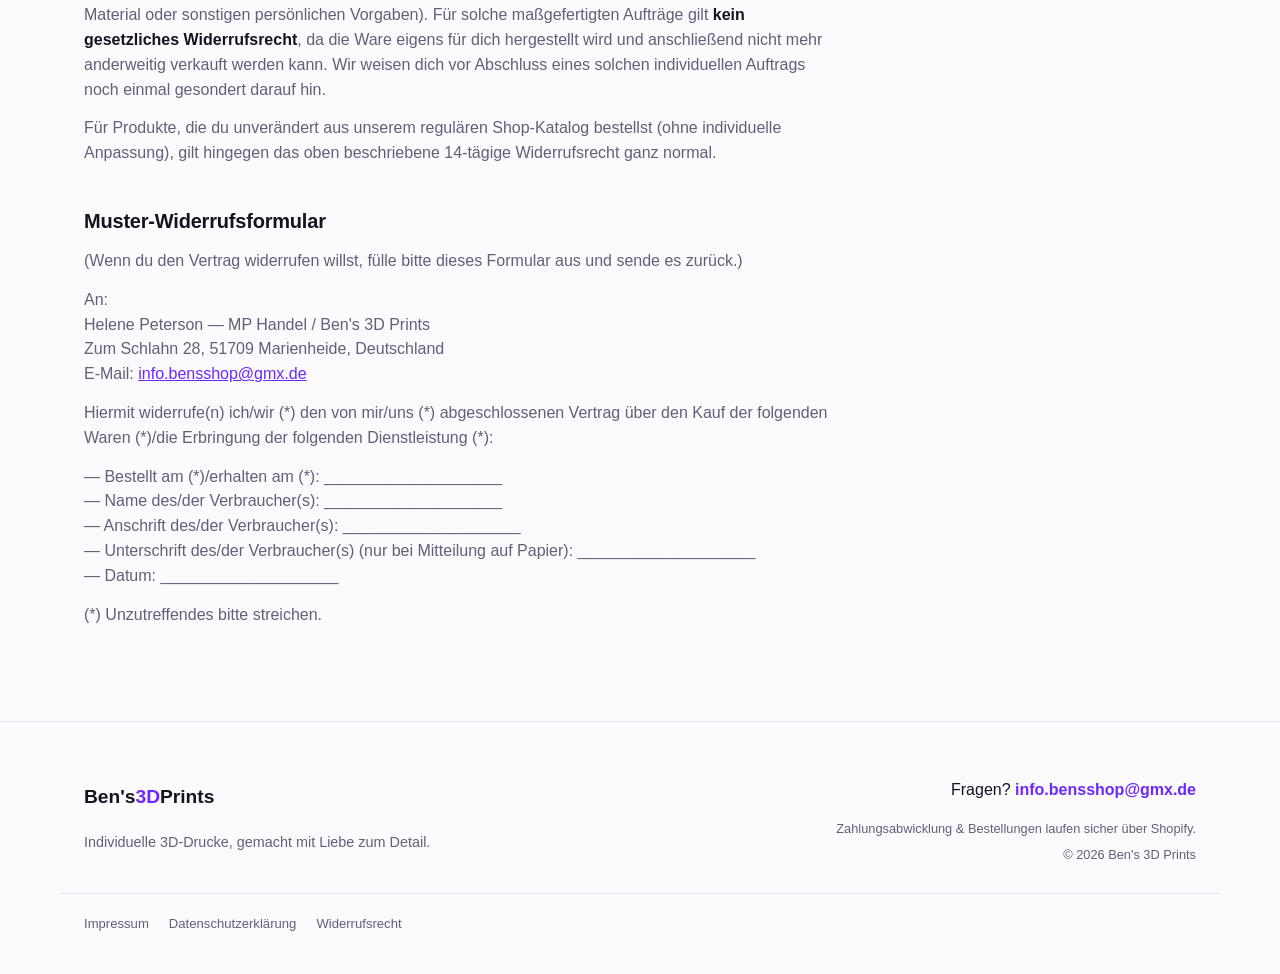
<file: widerrufsrecht.html>
<!doctype html>
<html lang="de">
<head>
<meta charset="UTF-8">
<meta name="viewport" content="width=device-width, initial-scale=1.0">
<title>Widerrufsrecht — Ben's 3D Prints</title>
<meta name="robots" content="noindex">
<link rel="preconnect" href="https://cdn.shopify.com">
<link rel="icon" href="data:image/svg+xml,%3Csvg xmlns='http://www.w3.org/2000/svg' viewBox='0 0 100 100'%3E%3Crect width='100' height='100' rx='24' fill='%236d28ff'/%3E%3Ctext x='50' y='68' font-size='58' text-anchor='middle' fill='white' font-family='sans-serif' font-weight='bold'%3EB%3C/text%3E%3C/svg%3E">
<link rel="stylesheet" href="css/style.css">
</head>
<body>

<header class="site-header">
  <div class="container header-inner">
    <a href="index.html#top" class="logo">Ben's<span>3D</span>Prints</a>
    <nav class="main-nav" id="main-nav">
      <a href="index.html#shop">Shop</a>
      <a href="index.html#trends">Trends</a>
      <a href="index.html#request">Individuelle Anfrage</a>
      <a href="index.html#contact">Kontakt</a>
    </nav>
    <div class="header-actions">
      <button type="button" class="icon-btn" data-cart-toggle aria-label="Warenkorb öffnen">
        🛒<span class="cart-count" data-cart-count>0</span>
      </button>
      <button type="button" class="icon-btn nav-toggle" id="nav-toggle" aria-label="Menü öffnen" aria-expanded="false">
        <span></span><span></span><span></span>
      </button>
    </div>
  </div>
</header>

<main>
  <section class="section legal-section">
    <div class="container">
      <div class="legal-content">
        <h1>Widerrufsrecht</h1>

        <h2>Widerrufsbelehrung für Standardprodukte</h2>
        <p>
          Die folgende Widerrufsbelehrung gilt für den Kauf von Produkten aus unserem Shop-Katalog
          (nicht individuell angefertigte Ware, siehe Ausnahme weiter unten).
        </p>

        <h3>Widerrufsrecht</h3>
        <p>
          Du hast das Recht, binnen vierzehn Tagen ohne Angabe von Gründen diesen Vertrag zu
          widerrufen.
        </p>
        <p>
          Die Widerrufsfrist beträgt vierzehn Tage ab dem Tag, an dem du oder ein von dir benannter
          Dritter, der nicht der Beförderer ist, die letzte Ware in Besitz genommen hat bzw. hat.
        </p>
        <p>
          Um dein Widerrufsrecht auszuüben, musst du uns
        </p>
        <p>
          Helene Peterson — MP Handel / Ben's 3D Prints<br>
          Zum Schlahn 28<br>
          51709 Marienheide<br>
          Deutschland<br>
          Telefon: 015167571289<br>
          E-Mail: <a href="mailto:info.bensshop@gmx.de">info.bensshop@gmx.de</a>
        </p>
        <p>
          mittels einer eindeutigen Erklärung (z. B. ein mit der Post versandter Brief oder eine
          E-Mail) über deinen Entschluss, diesen Vertrag zu widerrufen, informieren. Du kannst
          dafür das untenstehende Muster-Widerrufsformular verwenden, das ist aber nicht
          vorgeschrieben.
        </p>
        <p>
          Zur Wahrung der Widerrufsfrist reicht es aus, dass du die Mitteilung über die Ausübung
          des Widerrufsrechts vor Ablauf der Widerrufsfrist absendest.
        </p>

        <h3>Folgen des Widerrufs</h3>
        <p>
          Wenn du diesen Vertrag widerrufst, haben wir dir alle Zahlungen, die wir von dir erhalten
          haben, einschließlich der Lieferkosten (mit Ausnahme der zusätzlichen Kosten, die sich
          daraus ergeben, dass du eine andere Art der Lieferung als die von uns angebotene,
          günstigste Standardlieferung gewählt hast), unverzüglich und spätestens binnen vierzehn
          Tagen ab dem Tag zurückzuzahlen, an dem die Mitteilung über deinen Widerruf dieses
          Vertrags bei uns eingegangen ist. Für diese Rückzahlung verwenden wir dasselbe
          Zahlungsmittel, das du bei der ursprünglichen Transaktion eingesetzt hast, es sei denn,
          mit dir wurde ausdrücklich etwas anderes vereinbart; in keinem Fall werden dir wegen
          dieser Rückzahlung Entgelte berechnet.
        </p>
        <p>
          Wir können die Rückzahlung verweigern, bis wir die Waren wieder zurückerhalten haben
          oder bis du den Nachweis erbracht hast, dass du die Waren zurückgesandt hast, je nachdem,
          welches der frühere Zeitpunkt ist.
        </p>
        <p>
          Du hast die Waren unverzüglich und in jedem Fall spätestens binnen vierzehn Tagen ab dem
          Tag, an dem du uns über den Widerruf dieses Vertrags unterrichtest, an uns
          zurückzusenden oder zu übergeben. Die Frist ist gewahrt, wenn du die Waren vor Ablauf
          der Frist von vierzehn Tagen absendest. Du trägst die unmittelbaren Kosten der
          Rücksendung der Waren.
        </p>
        <p>
          Du musst für einen etwaigen Wertverlust der Waren nur aufkommen, wenn dieser
          Wertverlust auf einen zur Prüfung der Beschaffenheit, Eigenschaften und
          Funktionsweise der Waren nicht notwendigen Umgang mit ihnen zurückzuführen ist.
        </p>

        <h2>Wichtige Ausnahme: individuelle Anfertigungen &amp; Custom-Prints</h2>
        <p>
          Das Widerrufsrecht besteht gemäß <strong>§ 312g Abs. 2 Nr. 1 BGB</strong> ausdrücklich
          <strong>nicht</strong> bei Verträgen zur Lieferung von Waren, die nicht vorgefertigt
          sind und für deren Herstellung eine individuelle Auswahl oder Bestimmung durch dich
          maßgeblich ist, oder die eindeutig auf deine persönlichen Bedürfnisse zugeschnitten sind.
        </p>
        <p>
          Das betrifft insbesondere alle Bestellungen, die über unseren Bereich
          <strong>„Individuelle Anfrage"</strong> in Auftrag gegeben werden (z. B. 3D-Drucke nach
          deinem eigenen Bild, mit individuell gewählter Farbe, Größe, Material oder sonstigen
          persönlichen Vorgaben). Für solche maßgefertigten Aufträge gilt <strong>kein
          gesetzliches Widerrufsrecht</strong>, da die Ware eigens für dich hergestellt wird und
          anschließend nicht mehr anderweitig verkauft werden kann. Wir weisen dich vor Abschluss
          eines solchen individuellen Auftrags noch einmal gesondert darauf hin.
        </p>
        <p>
          Für Produkte, die du unverändert aus unserem regulären Shop-Katalog bestellst (ohne
          individuelle Anpassung), gilt hingegen das oben beschriebene 14-tägige Widerrufsrecht
          ganz normal.
        </p>

        <h2>Muster-Widerrufsformular</h2>
        <p>
          (Wenn du den Vertrag widerrufen willst, fülle bitte dieses Formular aus und sende es
          zurück.)
        </p>
        <p>
          An:<br>
          Helene Peterson — MP Handel / Ben's 3D Prints<br>
          Zum Schlahn 28, 51709 Marienheide, Deutschland<br>
          E-Mail: <a href="mailto:info.bensshop@gmx.de">info.bensshop@gmx.de</a>
        </p>
        <p>
          Hiermit widerrufe(n) ich/wir (*) den von mir/uns (*) abgeschlossenen Vertrag über den
          Kauf der folgenden Waren (*)/die Erbringung der folgenden Dienstleistung (*):
        </p>
        <p>
          — Bestellt am (*)/erhalten am (*): ____________________<br>
          — Name des/der Verbraucher(s): ____________________<br>
          — Anschrift des/der Verbraucher(s): ____________________<br>
          — Unterschrift des/der Verbraucher(s) (nur bei Mitteilung auf Papier): ____________________<br>
          — Datum: ____________________
        </p>
        <p>(*) Unzutreffendes bitte streichen.</p>
      </div>
    </div>
  </section>
</main>

<footer id="contact" class="site-footer">
  <div class="container footer-inner">
    <div>
      <p class="logo">Ben's<span>3D</span>Prints</p>
      <p class="footer-tagline">Individuelle 3D-Drucke, gemacht mit Liebe zum Detail.</p>
    </div>
    <div class="footer-contact">
      <p>Fragen? <a href="mailto:info.bensshop@gmx.de">info.bensshop@gmx.de</a></p>
      <p class="footer-note">Zahlungsabwicklung &amp; Bestellungen laufen sicher über Shopify.</p>
      <p class="footer-note">© <span id="footer-year"></span> Ben's 3D Prints</p>
    </div>
  </div>
  <div class="container footer-legal">
    <a href="impressum.html">Impressum</a>
    <a href="datenschutz.html">Datenschutzerklärung</a>
    <a href="widerrufsrecht.html">Widerrufsrecht</a>
  </div>
</footer>

<div class="cart-overlay" id="cart-overlay"></div>
<aside class="cart-drawer" id="cart-drawer" aria-label="Warenkorb">
  <div class="cart-drawer-header">
    <h2>Warenkorb</h2>
    <button type="button" class="icon-btn" id="cart-close-btn" aria-label="Warenkorb schließen">✕</button>
  </div>
  <div class="cart-drawer-body">
    <p id="cart-empty" class="cart-empty">Dein Warenkorb ist noch leer.</p>
    <ul id="cart-lines" class="cart-lines"></ul>
  </div>
  <div class="cart-drawer-footer">
    <div class="cart-subtotal-row">
      <span>Zwischensumme</span>
      <span id="cart-subtotal">0,00 €</span>
    </div>
    <button type="button" id="cart-checkout-btn" class="btn btn-primary btn-lg btn-block" disabled>Zur Kasse</button>
  </div>
</aside>

<script src="js/config.js"></script>
<script src="js/shopify-client.js"></script>
<script src="js/cart.js"></script>
<script src="js/main.js"></script>
</body>
</html>
</file>
<file: css/style.css>
:root {
  --bg: #fbfbfe;
  --bg-alt: #f2eefc;
  --surface: #ffffff;
  --text: #16131f;
  --text-dim: #635f77;
  --primary: #6d28ff;
  --primary-hover: #5a1de0;
  --primary-soft: #efe8ff;
  --accent: #06d6a0;
  --pink: #ff3d81;
  --warn: #ff6b6b;
  --border: #e7e3f3;
  --radius: 20px;
  --radius-sm: 12px;
  --max-width: 1160px;
  --shadow: 0 12px 32px -12px rgba(109, 40, 255, 0.18);
  --font-display: "Space Grotesk", "Inter", sans-serif;
  --font-body: "Inter", "Segoe UI", sans-serif;
}

* { box-sizing: border-box; }

html { scroll-behavior: smooth; }

body {
  margin: 0;
  font-family: var(--font-body);
  background: var(--bg);
  color: var(--text);
  line-height: 1.55;
  -webkit-font-smoothing: antialiased;
}

body.cart-open { overflow: hidden; }

.container {
  max-width: var(--max-width);
  margin: 0 auto;
  padding: 0 24px;
}

a { color: inherit; }
h1, h2, h3 { font-family: var(--font-display); letter-spacing: -0.01em; }
img { max-width: 100%; display: block; }

/* Buttons */
.btn {
  display: inline-flex;
  align-items: center;
  justify-content: center;
  gap: 8px;
  padding: 12px 22px;
  border-radius: 999px;
  font-weight: 600;
  text-decoration: none;
  border: 1px solid transparent;
  cursor: pointer;
  font-size: 0.95rem;
  font-family: var(--font-body);
  transition: transform .15s ease, background .15s ease, border-color .15s ease, box-shadow .15s ease;
  background: none;
}
.btn:hover { transform: translateY(-1px); }
.btn:disabled { opacity: 0.5; cursor: not-allowed; transform: none; }
.btn-primary {
  background: linear-gradient(135deg, var(--primary), var(--pink));
  color: #fff;
  box-shadow: var(--shadow);
}
.btn-primary:hover:not(:disabled) { filter: brightness(1.05); }
.btn-ghost {
  background: var(--surface);
  border-color: var(--border);
  color: var(--text);
}
.btn-ghost:hover { border-color: var(--primary); color: var(--primary); }
.btn-lg { padding: 14px 28px; font-size: 1rem; }
.btn-sm { padding: 9px 16px; font-size: 0.85rem; }
.btn-block { width: 100%; }

.icon-btn {
  position: relative;
  width: 42px;
  height: 42px;
  border-radius: 50%;
  border: 1px solid var(--border);
  background: var(--surface);
  font-size: 1.05rem;
  display: inline-flex;
  align-items: center;
  justify-content: center;
  cursor: pointer;
}
.icon-btn:hover { border-color: var(--primary); }

.cart-count {
  position: absolute;
  top: -4px;
  right: -4px;
  min-width: 18px;
  height: 18px;
  padding: 0 4px;
  border-radius: 999px;
  background: var(--pink);
  color: #fff;
  font-size: 0.65rem;
  font-weight: 700;
  display: none;
  align-items: center;
  justify-content: center;
  line-height: 1;
}
.cart-count.is-visible { display: flex; }

/* Header */
.site-header {
  position: sticky;
  top: 0;
  z-index: 60;
  background: rgba(251, 251, 254, 0.85);
  backdrop-filter: blur(10px);
  border-bottom: 1px solid transparent;
  transition: border-color .2s ease, box-shadow .2s ease;
}
.site-header.is-scrolled {
  border-bottom-color: var(--border);
  box-shadow: 0 4px 20px -8px rgba(22, 19, 31, 0.08);
}
.header-inner {
  display: flex;
  align-items: center;
  justify-content: space-between;
  gap: 16px;
  padding-top: 14px;
  padding-bottom: 14px;
}
.logo {
  font-family: var(--font-display);
  font-weight: 700;
  font-size: 1.2rem;
  text-decoration: none;
  color: var(--text);
}
.logo span { color: var(--primary); }
.main-nav {
  display: flex;
  align-items: center;
  gap: 28px;
}
.main-nav a {
  text-decoration: none;
  color: var(--text-dim);
  font-size: 0.95rem;
  font-weight: 500;
}
.main-nav a:hover { color: var(--primary); }
.header-actions { display: flex; align-items: center; gap: 10px; }
.nav-toggle { display: none; flex-direction: column; gap: 4px; }
.nav-toggle span { width: 18px; height: 2px; background: var(--text); border-radius: 2px; }

@media (max-width: 800px) {
  .main-nav {
    position: fixed;
    top: 71px;
    left: 0;
    right: 0;
    background: var(--surface);
    border-bottom: 1px solid var(--border);
    flex-direction: column;
    align-items: flex-start;
    gap: 4px;
    padding: 12px 24px 20px;
    transform: translateY(-8px);
    opacity: 0;
    pointer-events: none;
    transition: opacity .15s ease, transform .15s ease;
  }
  .main-nav.is-open { opacity: 1; transform: translateY(0); pointer-events: auto; }
  .main-nav a { padding: 10px 0; width: 100%; }
  .nav-toggle { display: flex; }
}

/* Hero */
.hero {
  position: relative;
  padding: 88px 0 76px;
  overflow: hidden;
}
.hero-inner { position: relative; z-index: 2; max-width: 680px; }
.eyebrow {
  color: var(--pink);
  text-transform: uppercase;
  letter-spacing: 0.08em;
  font-size: 0.8rem;
  font-weight: 700;
  margin: 0 0 14px;
}
.hero h1 {
  font-size: clamp(2.4rem, 5.5vw, 3.6rem);
  margin: 0 0 20px;
  line-height: 1.08;
}
.highlight {
  background: linear-gradient(135deg, var(--primary), var(--pink));
  -webkit-background-clip: text;
  background-clip: text;
  color: transparent;
}
.hero-sub {
  color: var(--text-dim);
  font-size: 1.08rem;
  margin: 0 0 32px;
  max-width: 560px;
}
.hero-actions { display: flex; gap: 16px; flex-wrap: wrap; }
.hero-glow {
  position: absolute;
  top: -140px;
  right: -160px;
  width: 460px;
  height: 460px;
  border-radius: 50%;
  background: radial-gradient(circle, rgba(109, 40, 255, 0.22), transparent 70%);
  z-index: 1;
  pointer-events: none;
}
.hero-glow-2 {
  top: 80px;
  right: 220px;
  width: 320px;
  height: 320px;
  background: radial-gradient(circle, rgba(6, 214, 160, 0.22), transparent 70%);
}

/* Sections */
.section { padding: 64px 0; }
.section-title {
  font-size: clamp(1.6rem, 3vw, 2.2rem);
  margin: 0 0 8px;
}
.section-sub {
  color: var(--text-dim);
  max-width: 640px;
  margin: 0 0 32px;
}

/* Trend Kategorien */
.trends-section { background: var(--bg-alt); border-top: 1px solid var(--border); border-bottom: 1px solid var(--border); }
.category-tiles {
  display: grid;
  grid-template-columns: repeat(auto-fit, minmax(160px, 1fr));
  gap: 16px;
}
.category-tile {
  background: var(--surface);
  border: 1px solid var(--border);
  border-radius: var(--radius);
  padding: 22px 18px;
  display: flex;
  flex-direction: column;
  align-items: flex-start;
  gap: 12px;
  cursor: pointer;
  text-align: left;
  transition: border-color .15s ease, transform .15s ease, box-shadow .15s ease;
  font-family: var(--font-body);
}
.category-tile:hover {
  border-color: var(--tint, var(--primary));
  transform: translateY(-3px);
  box-shadow: var(--shadow);
}
.category-emoji {
  width: 48px;
  height: 48px;
  border-radius: 14px;
  display: flex;
  align-items: center;
  justify-content: center;
  font-size: 1.5rem;
  background: color-mix(in srgb, var(--tint, var(--primary)) 16%, transparent);
}
.category-title { font-weight: 600; font-size: 0.95rem; color: var(--text); }

/* Shop */
.shop-tabs {
  display: flex;
  gap: 10px;
  flex-wrap: wrap;
  margin-bottom: 28px;
}
.shop-tab {
  padding: 10px 18px;
  border-radius: 999px;
  border: 1px solid var(--border);
  background: var(--surface);
  color: var(--text-dim);
  font-weight: 600;
  font-size: 0.88rem;
  cursor: pointer;
  transition: all .15s ease;
}
.shop-tab:hover { border-color: var(--primary); color: var(--primary); }
.shop-tab.is-active {
  background: linear-gradient(135deg, var(--primary), var(--pink));
  border-color: transparent;
  color: #fff;
}

.product-grid {
  display: grid;
  grid-template-columns: repeat(auto-fill, minmax(230px, 1fr));
  gap: 22px;
}

.product-card {
  background: var(--surface);
  border: 1px solid var(--border);
  border-radius: var(--radius);
  overflow: hidden;
  display: flex;
  flex-direction: column;
  transition: border-color .15s ease, transform .15s ease, box-shadow .15s ease;
}
.product-card:hover { border-color: var(--primary); transform: translateY(-3px); box-shadow: var(--shadow); }
.product-card-link { text-decoration: none; color: inherit; }
.product-card-media {
  position: relative;
  aspect-ratio: 1 / 1;
  background: var(--bg-alt);
  display: block;
}
.product-card-media img { width: 100%; height: 100%; object-fit: cover; }
.product-thumb-fallback {
  width: 100%;
  height: 100%;
  display: flex;
  align-items: center;
  justify-content: center;
  font-size: 2.2rem;
  background: var(--bg-alt);
}
.badge {
  position: absolute;
  top: 10px;
  left: 10px;
  padding: 4px 10px;
  border-radius: 999px;
  font-size: 0.7rem;
  font-weight: 700;
  color: #fff;
}
.badge-soldout { background: var(--text-dim); }
.product-card-body { padding: 16px 16px 4px; flex: 1; }
.product-card-title {
  display: block;
  font-weight: 600;
  font-size: 0.95rem;
  text-decoration: none;
  color: var(--text);
  margin-bottom: 6px;
}
.product-card-price { margin: 0; color: var(--primary); font-weight: 700; }
.product-card-add { margin: 12px 16px 16px; }

.product-card-skeleton {
  aspect-ratio: 3 / 4;
  background: linear-gradient(100deg, var(--bg-alt) 30%, var(--surface) 50%, var(--bg-alt) 70%);
  background-size: 200% 100%;
  animation: shimmer 1.4s infinite;
}
@keyframes shimmer {
  from { background-position: 200% 0; }
  to { background-position: -200% 0; }
}

.shop-placeholder {
  grid-column: 1 / -1;
  text-align: center;
  padding: 48px 24px;
  border: 1px dashed var(--border);
  border-radius: var(--radius);
  color: var(--text-dim);
}
.shop-placeholder code {
  background: var(--bg-alt);
  padding: 2px 6px;
  border-radius: 4px;
}

/* Request section */
.request-section { background: var(--bg-alt); border-top: 1px solid var(--border); }
.request-inner { display: grid; grid-template-columns: 1fr; gap: 48px; }
@media (min-width: 900px) {
  .request-inner { grid-template-columns: 1fr 1fr; align-items: start; }
}
.request-steps { list-style: none; padding: 0; margin: 32px 0 0; display: flex; flex-direction: column; gap: 14px; }
.request-steps li { display: flex; align-items: center; gap: 14px; color: var(--text-dim); }
.request-steps span {
  flex: none; width: 28px; height: 28px; border-radius: 50%;
  background: linear-gradient(135deg, var(--primary), var(--pink));
  color: #fff; font-weight: 700; font-size: 0.85rem;
  display: flex; align-items: center; justify-content: center;
}
.request-response {
  display: inline-flex;
  align-items: center;
  gap: 6px;
  margin-top: 16px;
  padding: 8px 14px;
  font-size: 0.85rem;
  font-weight: 600;
  color: var(--primary);
  background: rgba(124, 92, 255, 0.1);
  border: 1px solid rgba(124, 92, 255, 0.25);
  border-radius: 999px;
}
.request-note {
  margin-top: 24px;
  font-size: 0.85rem;
  color: var(--text-dim);
  background: var(--surface);
  border: 1px solid var(--border);
  border-radius: var(--radius-sm);
  padding: 14px 16px;
}

.request-form {
  background: var(--surface);
  border: 1px solid var(--border);
  border-radius: var(--radius);
  padding: 32px;
  display: flex;
  flex-direction: column;
  gap: 6px;
}
.request-form label { font-size: 0.85rem; font-weight: 600; margin-top: 14px; color: var(--text-dim); }
.request-form input[type="text"],
.request-form input[type="email"],
.request-form input[type="tel"],
.request-form textarea {
  background: var(--bg-alt);
  border: 1px solid var(--border);
  border-radius: var(--radius-sm);
  padding: 12px 14px;
  color: var(--text);
  font-size: 0.95rem;
  font-family: inherit;
  resize: vertical;
  width: 100%;
}
.request-form input[type="file"] { color: var(--text-dim); font-size: 0.85rem; }
.request-form input:focus, .request-form textarea:focus { outline: none; border-color: var(--primary); }
.form-row { display: grid; grid-template-columns: 1fr 1fr; gap: 14px; }
@media (max-width: 480px) { .form-row { grid-template-columns: 1fr; } }
.form-col { display: flex; flex-direction: column; }
.file-hint { margin: 4px 0 0; font-size: 0.75rem; color: var(--text-dim); }
.request-form button { margin-top: 24px; }
.form-status { font-size: 0.9rem; min-height: 1.2em; }
.form-status.success { color: var(--accent); font-weight: 600; }
.form-status.error { color: var(--warn); font-weight: 600; }

/* Cart drawer */
.cart-overlay {
  position: fixed;
  inset: 0;
  background: rgba(22, 19, 31, 0.4);
  opacity: 0;
  pointer-events: none;
  transition: opacity .2s ease;
  z-index: 90;
}
.cart-overlay.is-open { opacity: 1; pointer-events: auto; }

.cart-drawer {
  position: fixed;
  top: 0;
  right: 0;
  bottom: 0;
  width: min(400px, 100vw);
  background: var(--surface);
  box-shadow: -12px 0 40px rgba(22, 19, 31, 0.15);
  transform: translateX(100%);
  transition: transform .25s ease;
  z-index: 91;
  display: flex;
  flex-direction: column;
}
.cart-drawer.is-open { transform: translateX(0); }
.cart-drawer-header {
  display: flex; align-items: center; justify-content: space-between;
  padding: 20px 24px; border-bottom: 1px solid var(--border);
}
.cart-drawer-header h2 { margin: 0; font-size: 1.2rem; }
.cart-drawer-body { flex: 1; overflow-y: auto; padding: 20px 24px; }
.cart-empty { color: var(--text-dim); text-align: center; margin-top: 40px; }
.cart-lines { list-style: none; margin: 0; padding: 0; display: flex; flex-direction: column; gap: 18px; }
.cart-line { display: grid; grid-template-columns: 64px 1fr auto; gap: 14px; align-items: start; }
.cart-line-thumb {
  width: 64px; height: 64px; border-radius: var(--radius-sm); overflow: hidden;
  background: var(--bg-alt);
}
.cart-line-thumb img { width: 100%; height: 100%; object-fit: cover; }
.cart-line-thumb-fallback { width: 100%; height: 100%; display: flex; align-items: center; justify-content: center; font-size: 1.4rem; }
.cart-line-title { margin: 0; font-weight: 600; font-size: 0.92rem; }
.cart-line-variant { margin: 2px 0 0; font-size: 0.78rem; color: var(--text-dim); }
.cart-line-controls { display: flex; align-items: center; gap: 12px; margin-top: 10px; }
.cart-line-remove { background: none; border: none; color: var(--text-dim); font-size: 0.78rem; cursor: pointer; text-decoration: underline; padding: 0; }
.cart-line-remove:hover { color: var(--warn); }
.cart-line-price { margin: 0; font-weight: 700; font-size: 0.9rem; white-space: nowrap; }

.qty-stepper { display: inline-flex; align-items: center; gap: 10px; border: 1px solid var(--border); border-radius: 999px; padding: 4px 6px; }
.qty-btn { width: 24px; height: 24px; border-radius: 50%; border: none; background: var(--bg-alt); cursor: pointer; font-size: 1rem; line-height: 1; }
.qty-btn:hover { background: var(--primary-soft); }
.qty-value { min-width: 16px; text-align: center; font-weight: 600; font-size: 0.9rem; }

.cart-drawer-footer { padding: 20px 24px; border-top: 1px solid var(--border); }
.cart-subtotal-row { display: flex; justify-content: space-between; margin-bottom: 14px; font-weight: 700; }

/* Footer */
.site-footer { border-top: 1px solid var(--border); padding: 40px 0; }
.footer-inner { display: flex; flex-wrap: wrap; justify-content: space-between; gap: 24px; }
.footer-tagline { color: var(--text-dim); font-size: 0.9rem; margin: 8px 0 0; }
.footer-contact { text-align: right; }
.footer-contact a { color: var(--primary); text-decoration: none; font-weight: 600; }
.footer-note { color: var(--text-dim); font-size: 0.8rem; margin: 6px 0 0; }
@media (max-width: 560px) { .footer-contact { text-align: left; } }

.footer-legal {
  margin-top: 28px;
  padding-top: 20px;
  border-top: 1px solid var(--border);
  display: flex;
  gap: 20px;
  flex-wrap: wrap;
}
.footer-legal a {
  color: var(--text-dim);
  text-decoration: none;
  font-size: 0.82rem;
}
.footer-legal a:hover { color: var(--primary); }

/* Rechtstexte (Impressum, Datenschutz, Widerruf) */
.legal-section { padding: 48px 0 80px; }
.legal-content { max-width: 760px; }
.legal-content h1 { font-size: clamp(1.8rem, 3vw, 2.4rem); margin: 0 0 28px; }
.legal-content h2 { font-size: 1.25rem; margin: 40px 0 12px; }
.legal-content h3 { font-size: 1.05rem; margin: 24px 0 8px; }
.legal-content p { color: var(--text-dim); margin: 0 0 14px; }
.legal-content ul { color: var(--text-dim); margin: 0 0 14px; padding-left: 22px; }
.legal-content li { margin-bottom: 6px; }
.legal-content a { color: var(--primary); text-decoration: underline; }
.legal-content strong { color: var(--text); }
.legal-updated { color: var(--text-dim); font-size: 0.82rem; margin-bottom: 32px; }

/* Product page */
.back-link { display: inline-block; margin-bottom: 24px; color: var(--text-dim); text-decoration: none; font-weight: 600; font-size: 0.9rem; }
.back-link:hover { color: var(--primary); }
.product-page { display: grid; grid-template-columns: 1fr; gap: 40px; }
@media (min-width: 860px) { .product-page { grid-template-columns: 1.1fr 1fr; } }

.product-gallery-main {
  aspect-ratio: 1 / 1;
  background: var(--bg-alt);
  border-radius: var(--radius);
  overflow: hidden;
  display: flex;
  align-items: center;
  justify-content: center;
  font-size: 3rem;
}
.product-gallery-main img { width: 100%; height: 100%; object-fit: cover; }
.product-gallery-thumbs { display: flex; gap: 10px; margin-top: 12px; flex-wrap: wrap; }
.gallery-thumb-btn {
  width: 64px; height: 64px; border-radius: var(--radius-sm); overflow: hidden;
  border: 2px solid transparent; padding: 0; cursor: pointer; background: var(--bg-alt);
}
.gallery-thumb-btn.is-active { border-color: var(--primary); }
.gallery-thumb-btn img { width: 100%; height: 100%; object-fit: cover; }

.product-info h1 { font-size: clamp(1.6rem, 3vw, 2.1rem); margin: 0 0 10px; }
.product-price { font-size: 1.4rem; font-weight: 700; color: var(--primary); margin: 0 0 24px; }

.option-group { margin-bottom: 20px; }
.option-label { font-size: 0.85rem; font-weight: 600; color: var(--text-dim); margin: 0 0 10px; }
.option-values { display: flex; gap: 8px; flex-wrap: wrap; }
.option-value {
  padding: 9px 16px; border-radius: 999px; border: 1px solid var(--border);
  background: var(--surface); cursor: pointer; font-size: 0.88rem; font-weight: 600;
}
.option-value:hover { border-color: var(--primary); }
.option-value.is-selected { background: linear-gradient(135deg, var(--primary), var(--pink)); border-color: transparent; color: #fff; }
.option-value.is-soldout { color: var(--text-dim); text-decoration: line-through; opacity: 0.6; }

.qty-row { display: flex; align-items: center; gap: 16px; margin-bottom: 20px; }

.product-description { margin-top: 28px; color: var(--text-dim); font-size: 0.95rem; line-height: 1.7; }
.product-description :first-child { margin-top: 0; }

.related-section { border-top: 1px solid var(--border); }

@media (max-width: 560px) {
  .footer-contact { text-align: left; }
  .hero { padding: 64px 0 56px; }
}
</file>
